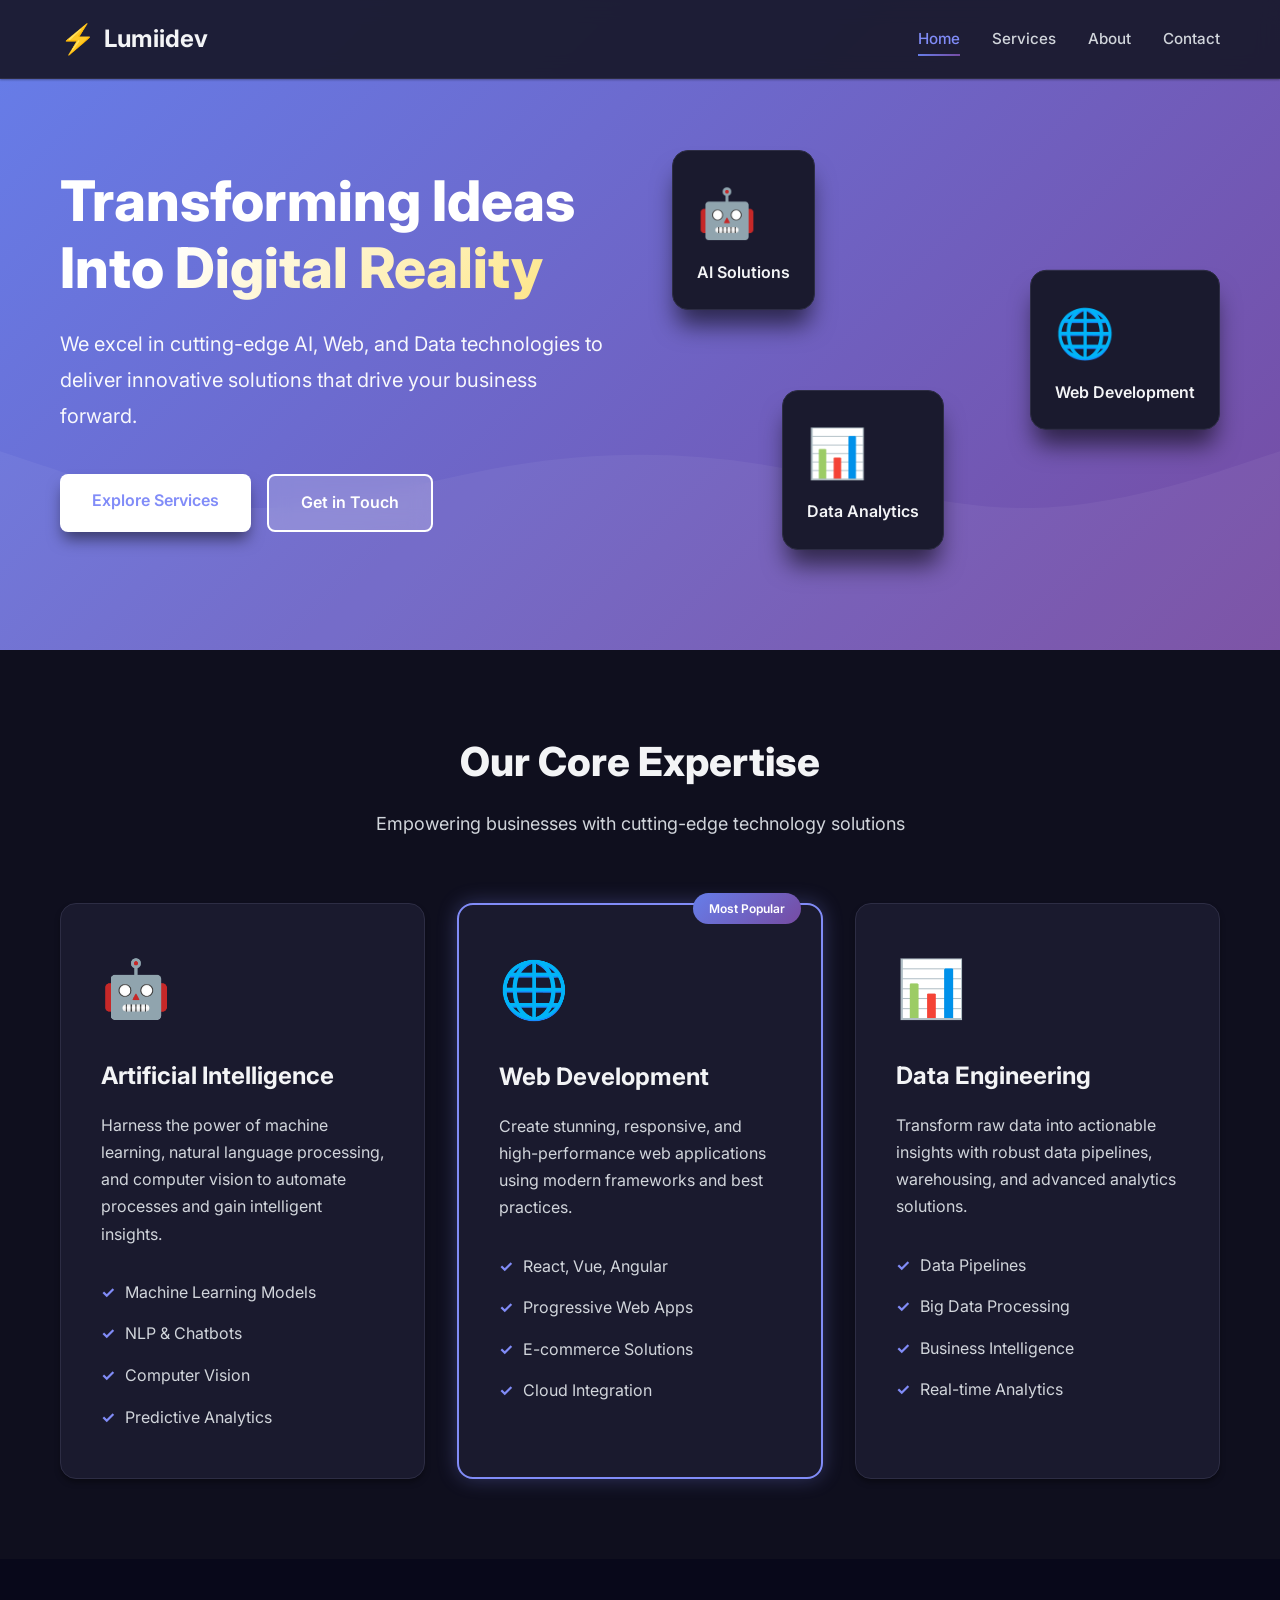
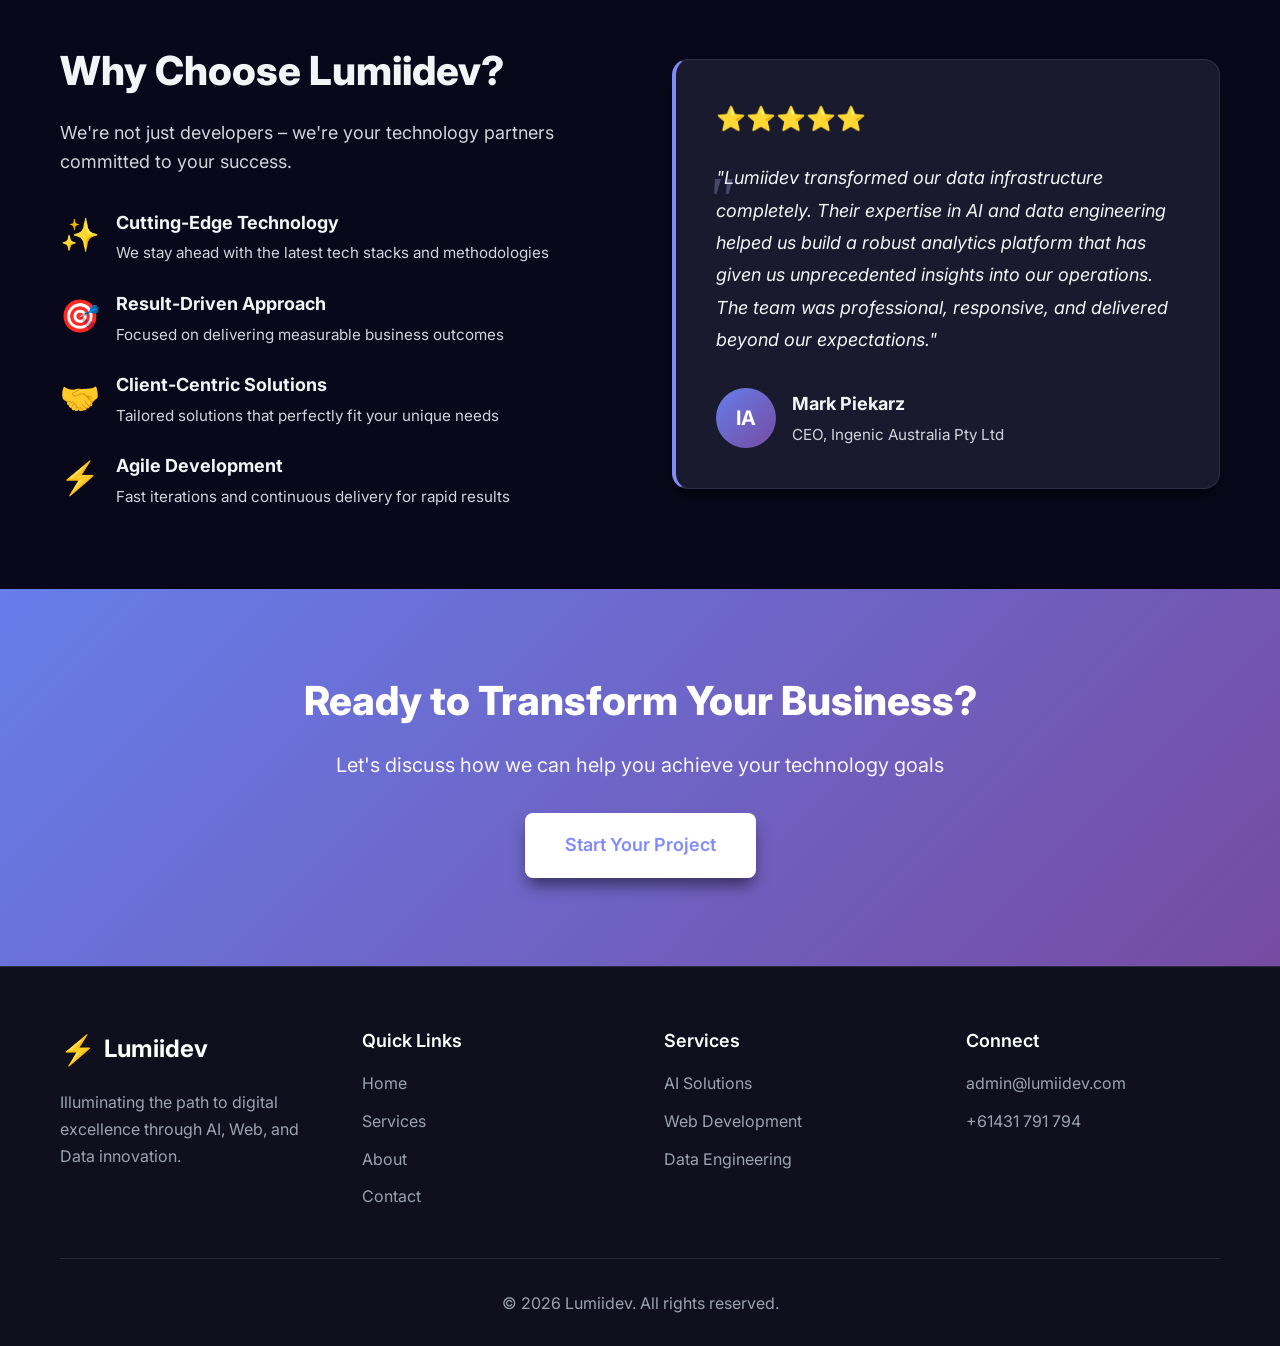
<file: index.html>
<!DOCTYPE html>
<html lang="en">
<head>
    <meta charset="UTF-8">
    <meta name="viewport" content="width=device-width, initial-scale=1.0">
    <title>Lumiidev - AI, Web & Data Excellence</title>
    <link rel="icon" type="image/svg+xml" href="favicon.svg">
    <link rel="stylesheet" href="styles.css">
    <link rel="preconnect" href="https://fonts.googleapis.com">
    <link rel="preconnect" href="https://fonts.gstatic.com" crossorigin>
    <link href="https://fonts.googleapis.com/css2?family=Inter:wght@300;400;500;600;700;800&display=swap" rel="stylesheet">
</head>
<script async src="https://pagead2.googlesyndication.com/pagead/js/adsbygoogle.js?client=ca-pub-9590368660283003"
     crossorigin="anonymous"></script>
<body>
    <!-- Navigation loaded from nav.js -->

    <!-- Hero Section -->
    <section class="hero">
        <div class="container">
            <div class="hero-content">
                <div class="hero-text">
                    <h1 class="hero-title">
                        Transforming Ideas Into 
                        <span class="gradient-text">Digital Reality</span>
                    </h1>
                    <p class="hero-subtitle">
                        We excel in cutting-edge AI, Web, and Data technologies to deliver innovative solutions that drive your business forward.
                    </p>
                    <div class="hero-buttons">
                        <a href="services.html" class="btn btn-primary">Explore Services</a>
                        <a href="contact.html" class="btn btn-secondary">Get in Touch</a>
                    </div>
                </div>
                <div class="hero-visual">
                    <div class="floating-card card-1">
                        <div class="card-icon">🤖</div>
                        <div class="card-title">AI Solutions</div>
                    </div>
                    <div class="floating-card card-2">
                        <div class="card-icon">🌐</div>
                        <div class="card-title">Web Development</div>
                    </div>
                    <div class="floating-card card-3">
                        <div class="card-icon">📊</div>
                        <div class="card-title">Data Analytics</div>
                    </div>
                </div>
            </div>
        </div>
    </section>

    <!-- Services Preview -->
    <section class="services-preview">
        <div class="container">
            <div class="section-header">
                <h2 class="section-title">Our Core Expertise</h2>
                <p class="section-subtitle">Empowering businesses with cutting-edge technology solutions</p>
            </div>
            <div class="services-grid">
                <div class="service-card">
                    <div class="service-icon">🤖</div>
                    <h3 class="service-title">Artificial Intelligence</h3>
                    <p class="service-description">
                        Harness the power of machine learning, natural language processing, and computer vision to automate processes and gain intelligent insights.
                    </p>
                    <ul class="service-features">
                        <li>Machine Learning Models</li>
                        <li>NLP & Chatbots</li>
                        <li>Computer Vision</li>
                        <li>Predictive Analytics</li>
                    </ul>
                </div>
                <div class="service-card featured">
                    <div class="featured-badge">Most Popular</div>
                    <div class="service-icon">🌐</div>
                    <h3 class="service-title">Web Development</h3>
                    <p class="service-description">
                        Create stunning, responsive, and high-performance web applications using modern frameworks and best practices.
                    </p>
                    <ul class="service-features">
                        <li>React, Vue, Angular</li>
                        <li>Progressive Web Apps</li>
                        <li>E-commerce Solutions</li>
                        <li>Cloud Integration</li>
                    </ul>
                </div>
                <div class="service-card">
                    <div class="service-icon">📊</div>
                    <h3 class="service-title">Data Engineering</h3>
                    <p class="service-description">
                        Transform raw data into actionable insights with robust data pipelines, warehousing, and advanced analytics solutions.
                    </p>
                    <ul class="service-features">
                        <li>Data Pipelines</li>
                        <li>Big Data Processing</li>
                        <li>Business Intelligence</li>
                        <li>Real-time Analytics</li>
                    </ul>
                </div>
            </div>
        </div>
    </section>

    <!-- Why Choose Us -->
    <section class="why-choose-us">
        <div class="container">
            <div class="why-content">
                <div class="why-text">
                    <h2 class="section-title">Why Choose Lumiidev?</h2>
                    <p class="why-description">
                        We're not just developers – we're your technology partners committed to your success.
                    </p>
                    <div class="why-features">
                        <div class="why-feature">
                            <div class="why-icon">✨</div>
                            <div>
                                <h4>Cutting-Edge Technology</h4>
                                <p>We stay ahead with the latest tech stacks and methodologies</p>
                            </div>
                        </div>
                        <div class="why-feature">
                            <div class="why-icon">🎯</div>
                            <div>
                                <h4>Result-Driven Approach</h4>
                                <p>Focused on delivering measurable business outcomes</p>
                            </div>
                        </div>
                        <div class="why-feature">
                            <div class="why-icon">🤝</div>
                            <div>
                                <h4>Client-Centric Solutions</h4>
                                <p>Tailored solutions that perfectly fit your unique needs</p>
                            </div>
                        </div>
                        <div class="why-feature">
                            <div class="why-icon">⚡</div>
                            <div>
                                <h4>Agile Development</h4>
                                <p>Fast iterations and continuous delivery for rapid results</p>
                            </div>
                        </div>
                    </div>
                </div>
                <div class="testimonials-grid">
                    <div class="testimonial-card">
                        <div class="testimonial-rating">
                            ⭐⭐⭐⭐⭐
                        </div>
                        <p class="testimonial-text">
                            "Lumiidev transformed our data infrastructure completely. Their expertise in AI and data engineering helped us build a robust analytics platform that has given us unprecedented insights into our operations. The team was professional, responsive, and delivered beyond our expectations."
                        </p>
                        <div class="testimonial-author">
                            <div class="author-avatar">IA</div>
                            <div class="author-info">
                                <div class="author-name">Mark Piekarz</div>
                                <div class="author-title">CEO, Ingenic Australia Pty Ltd</div>
                            </div>
                        </div>
                    </div>
                </div>
            </div>
        </div>
    </section>

    <!-- CTA Section -->
    <section class="cta-section">
        <div class="container">
            <div class="cta-content">
                <h2 class="cta-title">Ready to Transform Your Business?</h2>
                <p class="cta-subtitle">Let's discuss how we can help you achieve your technology goals</p>
                <a href="contact.html" class="btn btn-primary btn-large">Start Your Project</a>
            </div>
        </div>
    </section>

    <!-- Footer -->
    <footer class="footer">
        <div class="container">
            <div class="footer-content">
                <div class="footer-section">
                    <h3 class="footer-logo">
                        <span class="logo-icon">⚡</span>
                        Lumiidev
                    </h3>
                    <p class="footer-description">
                        Illuminating the path to digital excellence through AI, Web, and Data innovation.
                    </p>
                </div>
                <div class="footer-section">
                    <h4 class="footer-title">Quick Links</h4>
                    <ul class="footer-links">
                        <li><a href="index.html">Home</a></li>
                        <li><a href="services.html">Services</a></li>
                        <li><a href="about.html">About</a></li>
                        <li><a href="contact.html">Contact</a></li>
                    </ul>
                </div>
                <div class="footer-section">
                    <h4 class="footer-title">Services</h4>
                    <ul class="footer-links">
                        <li><a href="services.html#ai">AI Solutions</a></li>
                        <li><a href="services.html#web">Web Development</a></li>
                        <li><a href="services.html#data">Data Engineering</a></li>
                    </ul>
                </div>
                <div class="footer-section">
                    <h4 class="footer-title">Connect</h4>
                    <ul class="footer-links">
                        <li><a href="mailto:admin@lumiidev.com">admin@lumiidev.com</a></li>
                        <li><a href="tel:+61431791794">+61431 791 794</a></li>
                    </ul>
                </div>
            </div>
            <div class="footer-bottom">
                <p>&copy; 2026 Lumiidev. All rights reserved.</p>
            </div>
        </div>
    </footer>

    <script src="nav.js"></script>
    <script>loadNavigation('index');</script>
    <script src="script.js"></script>
</body>
</html>
</file>
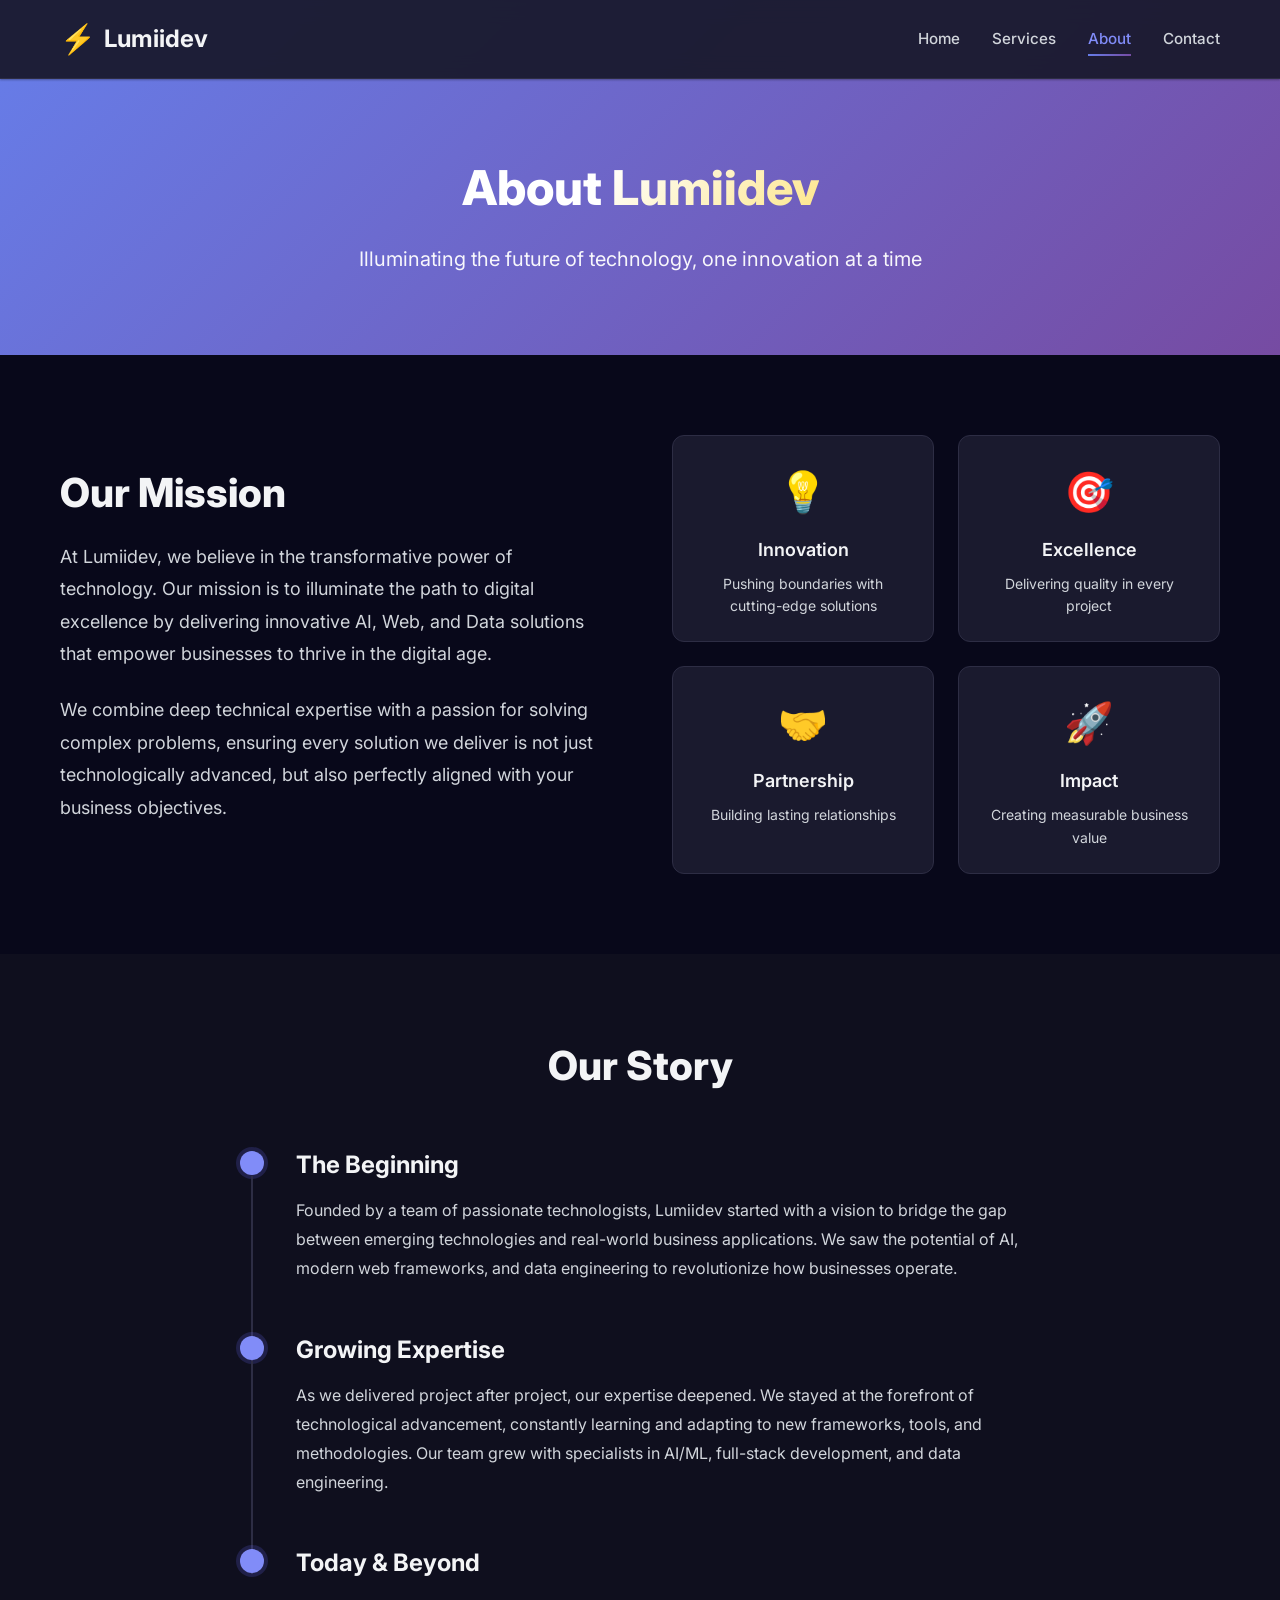
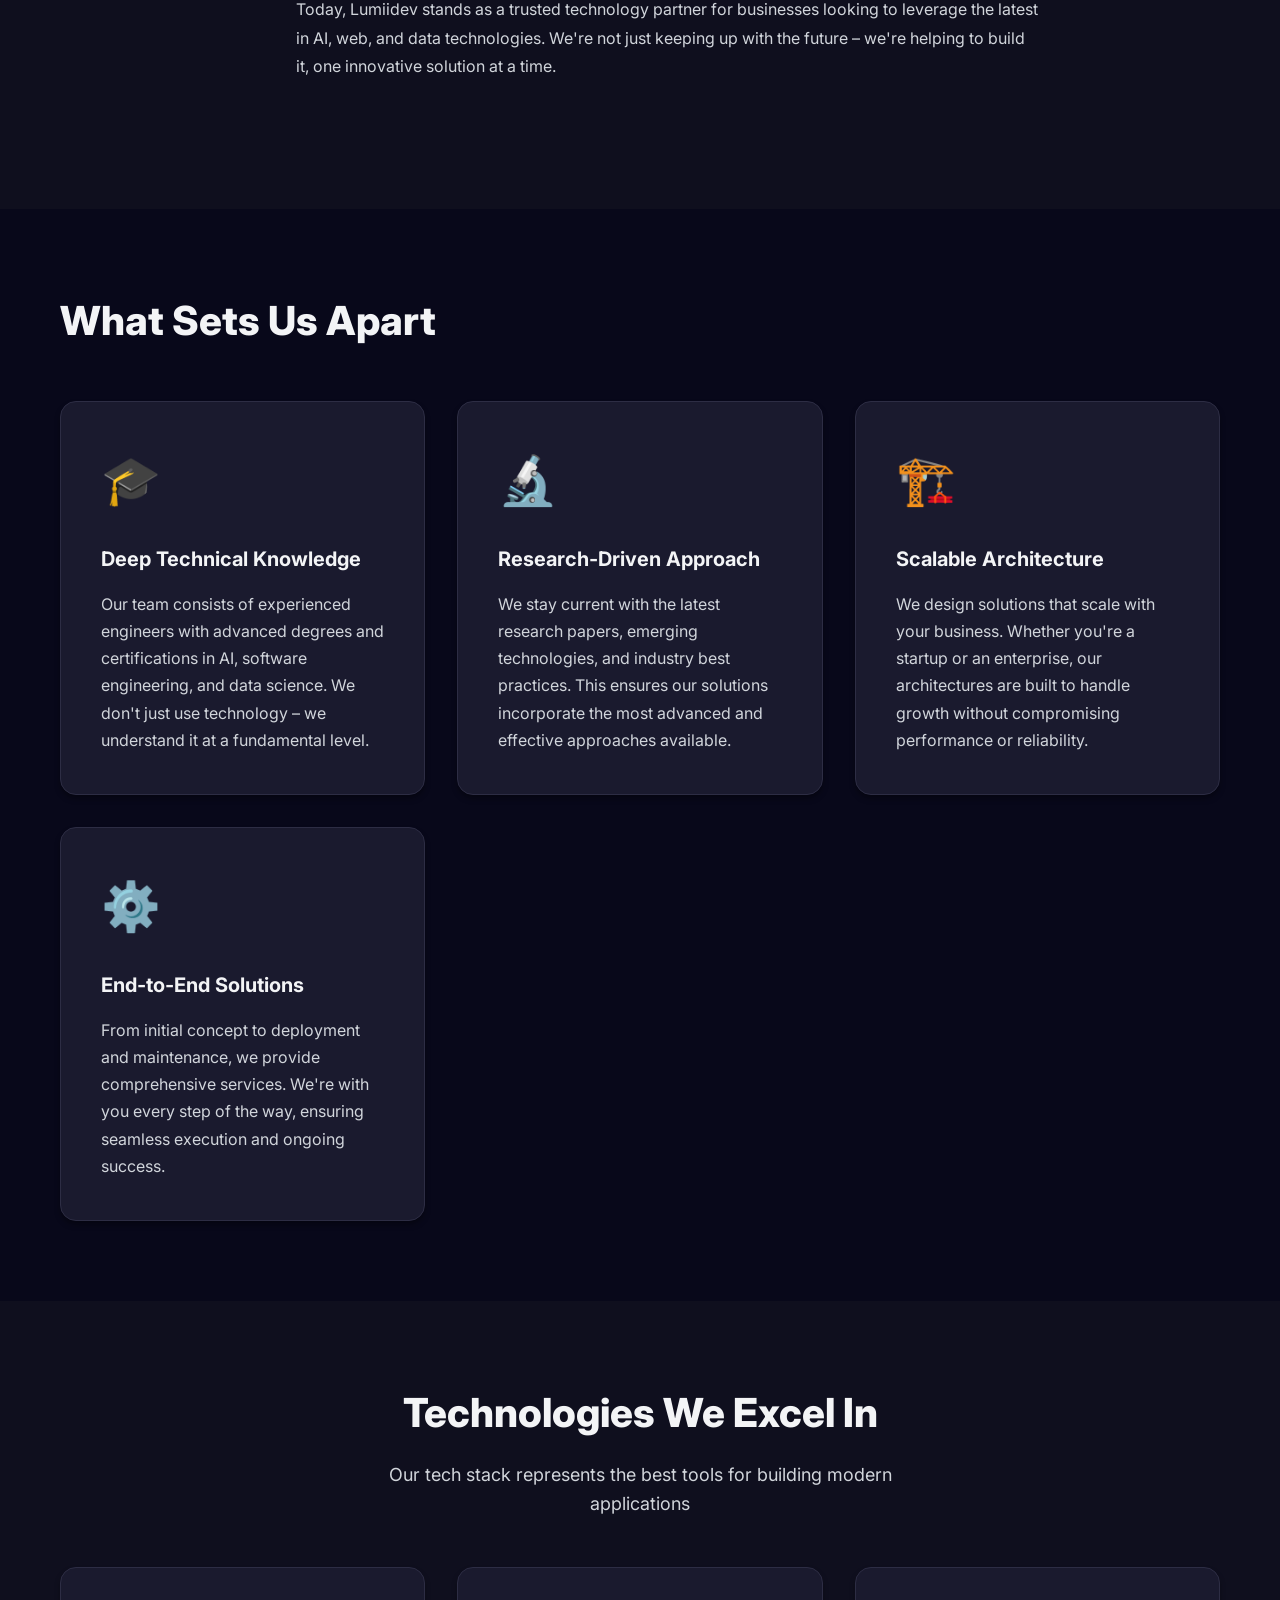
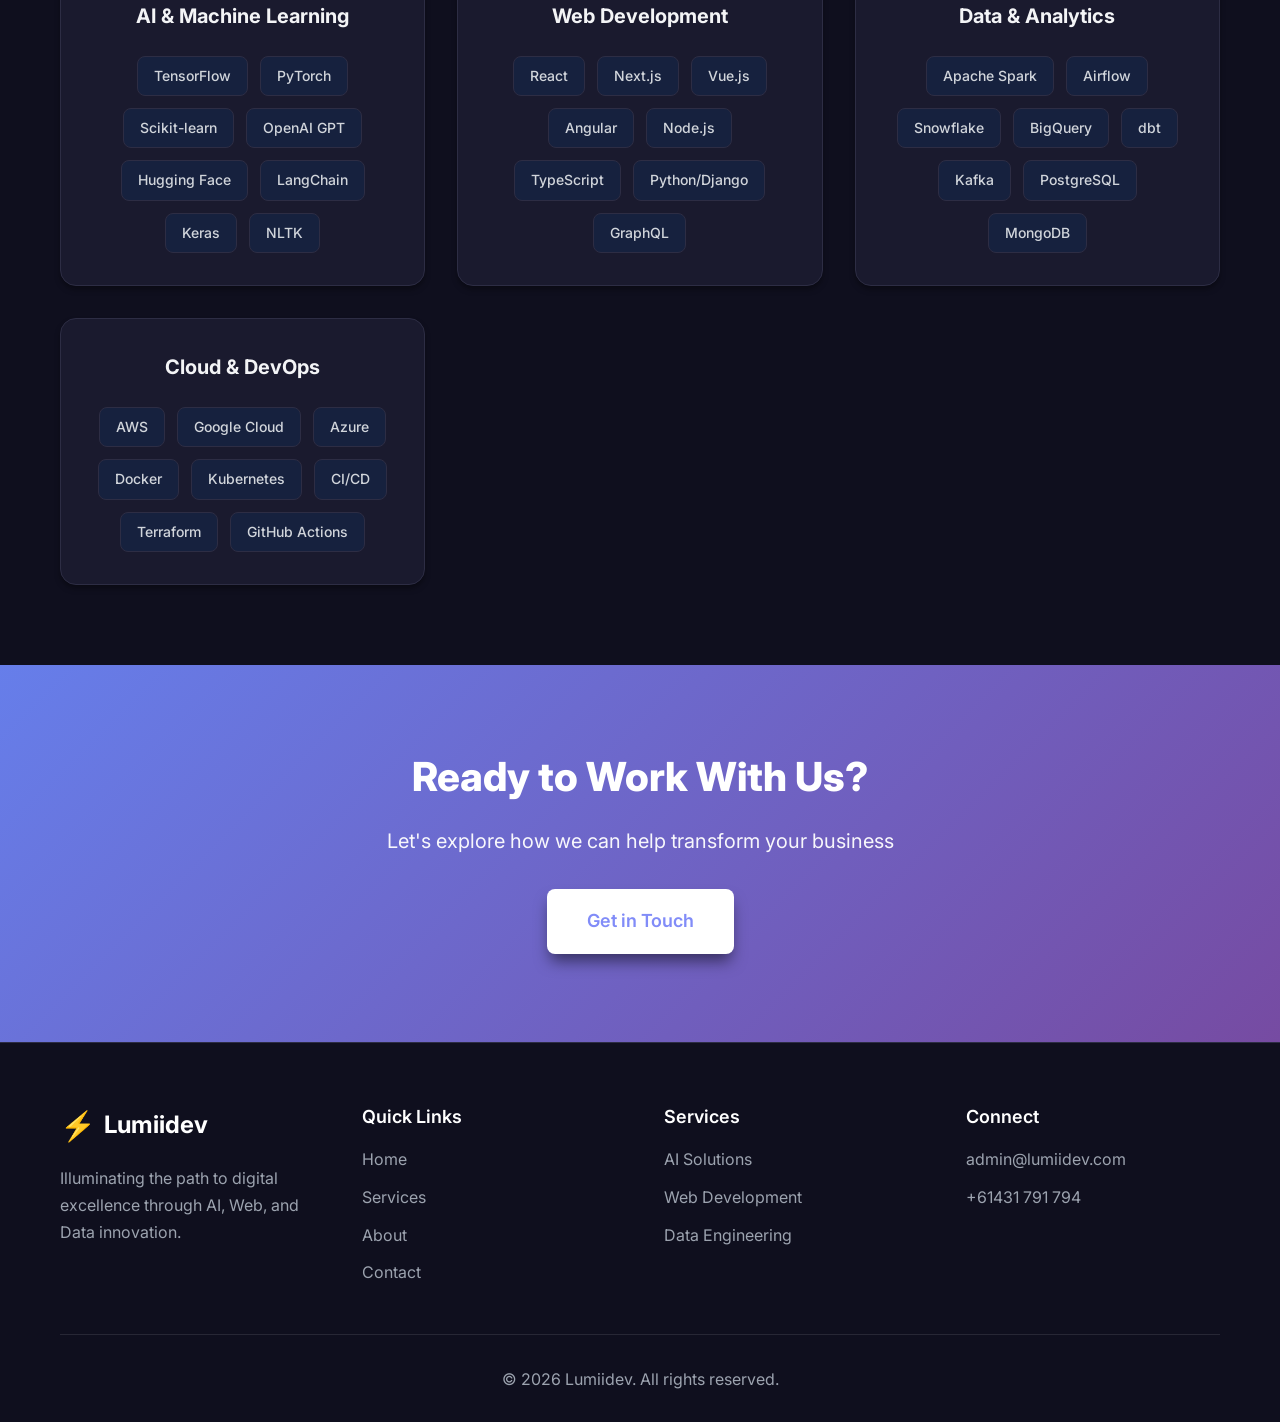
<file: about.html>
<!DOCTYPE html>
<html lang="en">
<head>
    <meta charset="UTF-8">
    <meta name="viewport" content="width=device-width, initial-scale=1.0">
    <title>About Us - Lumiidev</title>
    <link rel="icon" type="image/svg+xml" href="favicon.svg">
    <link rel="stylesheet" href="styles.css">
    <link rel="preconnect" href="https://fonts.googleapis.com">
    <link rel="preconnect" href="https://fonts.gstatic.com" crossorigin>
    <link href="https://fonts.googleapis.com/css2?family=Inter:wght@300;400;500;600;700;800&display=swap" rel="stylesheet">
</head>
<body>
    <!-- Navigation loaded from nav.js -->

    <!-- Page Header -->
    <section class="page-header">
        <div class="container">
            <h1 class="page-title">About <span class="gradient-text">Lumiidev</span></h1>
            <p class="page-subtitle">Illuminating the future of technology, one innovation at a time</p>
        </div>
    </section>

    <!-- Mission Section -->
    <section class="mission-section">
        <div class="container">
            <div class="mission-content">
                <div class="mission-text">
                    <h2 class="section-title">Our Mission</h2>
                    <p class="mission-description">
                        At Lumiidev, we believe in the transformative power of technology. Our mission is to 
                        illuminate the path to digital excellence by delivering innovative AI, Web, and Data 
                        solutions that empower businesses to thrive in the digital age.
                    </p>
                    <p class="mission-description">
                        We combine deep technical expertise with a passion for solving complex problems, 
                        ensuring every solution we deliver is not just technologically advanced, but also 
                        perfectly aligned with your business objectives.
                    </p>
                </div>
                <div class="mission-visual">
                    <div class="value-cards">
                        <div class="value-card">
                            <div class="value-icon">💡</div>
                            <h4>Innovation</h4>
                            <p>Pushing boundaries with cutting-edge solutions</p>
                        </div>
                        <div class="value-card">
                            <div class="value-icon">🎯</div>
                            <h4>Excellence</h4>
                            <p>Delivering quality in every project</p>
                        </div>
                        <div class="value-card">
                            <div class="value-icon">🤝</div>
                            <h4>Partnership</h4>
                            <p>Building lasting relationships</p>
                        </div>
                        <div class="value-card">
                            <div class="value-icon">🚀</div>
                            <h4>Impact</h4>
                            <p>Creating measurable business value</p>
                        </div>
                    </div>
                </div>
            </div>
        </div>
    </section>

    <!-- Story Section -->
    <section class="story-section">
        <div class="container">
            <h2 class="section-title">Our Story</h2>
            <div class="story-content">
                <div class="story-timeline">
                    <div class="timeline-item">
                        <div class="timeline-dot"></div>
                        <div class="timeline-content">
                            <h3>The Beginning</h3>
                            <p>
                                Founded by a team of passionate technologists, Lumiidev started with a vision 
                                to bridge the gap between emerging technologies and real-world business applications. 
                                We saw the potential of AI, modern web frameworks, and data engineering to 
                                revolutionize how businesses operate.
                            </p>
                        </div>
                    </div>
                    <div class="timeline-item">
                        <div class="timeline-dot"></div>
                        <div class="timeline-content">
                            <h3>Growing Expertise</h3>
                            <p>
                                As we delivered project after project, our expertise deepened. We stayed at the 
                                forefront of technological advancement, constantly learning and adapting to new 
                                frameworks, tools, and methodologies. Our team grew with specialists in AI/ML, 
                                full-stack development, and data engineering.
                            </p>
                        </div>
                    </div>
                    <div class="timeline-item">
                        <div class="timeline-dot"></div>
                        <div class="timeline-content">
                            <h3>Today & Beyond</h3>
                            <p>
                                Today, Lumiidev stands as a trusted technology partner for businesses looking to 
                                leverage the latest in AI, web, and data technologies. We're not just keeping up 
                                with the future – we're helping to build it, one innovative solution at a time.
                            </p>
                        </div>
                    </div>
                </div>
            </div>
        </div>
    </section>

    <!-- Expertise Section -->
    <section class="expertise-section">
        <div class="container">
            <h2 class="section-title">What Sets Us Apart</h2>
            <div class="expertise-grid">
                <div class="expertise-card">
                    <div class="expertise-icon">🎓</div>
                    <h3>Deep Technical Knowledge</h3>
                    <p>
                        Our team consists of experienced engineers with advanced degrees and certifications 
                        in AI, software engineering, and data science. We don't just use technology – we 
                        understand it at a fundamental level.
                    </p>
                </div>
                <div class="expertise-card">
                    <div class="expertise-icon">🔬</div>
                    <h3>Research-Driven Approach</h3>
                    <p>
                        We stay current with the latest research papers, emerging technologies, and industry 
                        best practices. This ensures our solutions incorporate the most advanced and effective 
                        approaches available.
                    </p>
                </div>
                <div class="expertise-card">
                    <div class="expertise-icon">🏗️</div>
                    <h3>Scalable Architecture</h3>
                    <p>
                        We design solutions that scale with your business. Whether you're a startup or an 
                        enterprise, our architectures are built to handle growth without compromising 
                        performance or reliability.
                    </p>
                </div>
                <div class="expertise-card">
                    <div class="expertise-icon">⚙️</div>
                    <h3>End-to-End Solutions</h3>
                    <p>
                        From initial concept to deployment and maintenance, we provide comprehensive services. 
                        We're with you every step of the way, ensuring seamless execution and ongoing success.
                    </p>
                </div>
            </div>
        </div>
    </section>

    <!-- Technologies Section -->
    <section class="technologies-section">
        <div class="container">
            <h2 class="section-title">Technologies We Excel In</h2>
            <p class="section-subtitle">Our tech stack represents the best tools for building modern applications</p>
            <div class="tech-categories">
                <div class="tech-category">
                    <h3>AI & Machine Learning</h3>
                    <div class="tech-items">
                        <span>TensorFlow</span>
                        <span>PyTorch</span>
                        <span>Scikit-learn</span>
                        <span>OpenAI GPT</span>
                        <span>Hugging Face</span>
                        <span>LangChain</span>
                        <span>Keras</span>
                        <span>NLTK</span>
                    </div>
                </div>
                <div class="tech-category">
                    <h3>Web Development</h3>
                    <div class="tech-items">
                        <span>React</span>
                        <span>Next.js</span>
                        <span>Vue.js</span>
                        <span>Angular</span>
                        <span>Node.js</span>
                        <span>TypeScript</span>
                        <span>Python/Django</span>
                        <span>GraphQL</span>
                    </div>
                </div>
                <div class="tech-category">
                    <h3>Data & Analytics</h3>
                    <div class="tech-items">
                        <span>Apache Spark</span>
                        <span>Airflow</span>
                        <span>Snowflake</span>
                        <span>BigQuery</span>
                        <span>dbt</span>
                        <span>Kafka</span>
                        <span>PostgreSQL</span>
                        <span>MongoDB</span>
                    </div>
                </div>
                <div class="tech-category">
                    <h3>Cloud & DevOps</h3>
                    <div class="tech-items">
                        <span>AWS</span>
                        <span>Google Cloud</span>
                        <span>Azure</span>
                        <span>Docker</span>
                        <span>Kubernetes</span>
                        <span>CI/CD</span>
                        <span>Terraform</span>
                        <span>GitHub Actions</span>
                    </div>
                </div>
            </div>
        </div>
    </section>

    <!-- CTA Section -->
    <section class="cta-section">
        <div class="container">
            <div class="cta-content">
                <h2 class="cta-title">Ready to Work With Us?</h2>
                <p class="cta-subtitle">Let's explore how we can help transform your business</p>
                <a href="contact.html" class="btn btn-primary btn-large">Get in Touch</a>
            </div>
        </div>
    </section>

    <!-- Footer -->
    <footer class="footer">
        <div class="container">
            <div class="footer-content">
                <div class="footer-section">
                    <h3 class="footer-logo">
                        <span class="logo-icon">⚡</span>
                        Lumiidev
                    </h3>
                    <p class="footer-description">
                        Illuminating the path to digital excellence through AI, Web, and Data innovation.
                    </p>
                </div>
                <div class="footer-section">
                    <h4 class="footer-title">Quick Links</h4>
                    <ul class="footer-links">
                        <li><a href="index.html">Home</a></li>
                        <li><a href="services.html">Services</a></li>
                        <li><a href="about.html">About</a></li>
                        <li><a href="contact.html">Contact</a></li>
                    </ul>
                </div>
                <div class="footer-section">
                    <h4 class="footer-title">Services</h4>
                    <ul class="footer-links">
                        <li><a href="services.html#ai">AI Solutions</a></li>
                        <li><a href="services.html#web">Web Development</a></li>
                        <li><a href="services.html#data">Data Engineering</a></li>
                    </ul>
                </div>
                <div class="footer-section">
                    <h4 class="footer-title">Connect</h4>
                    <ul class="footer-links">
                        <li><a href="mailto:admin@lumiidev.com">admin@lumiidev.com</a></li>
                        <li><a href="tel:+61431791794">+61431 791 794</a></li>
                    </ul>
                </div>
            </div>
            <div class="footer-bottom">
                <p>&copy; 2026 Lumiidev. All rights reserved.</p>
            </div>
        </div>
    </footer>

    <script src="nav.js"></script>
    <script>loadNavigation('about');</script>
    <script src="script.js"></script>
</body>
</html>
</file>
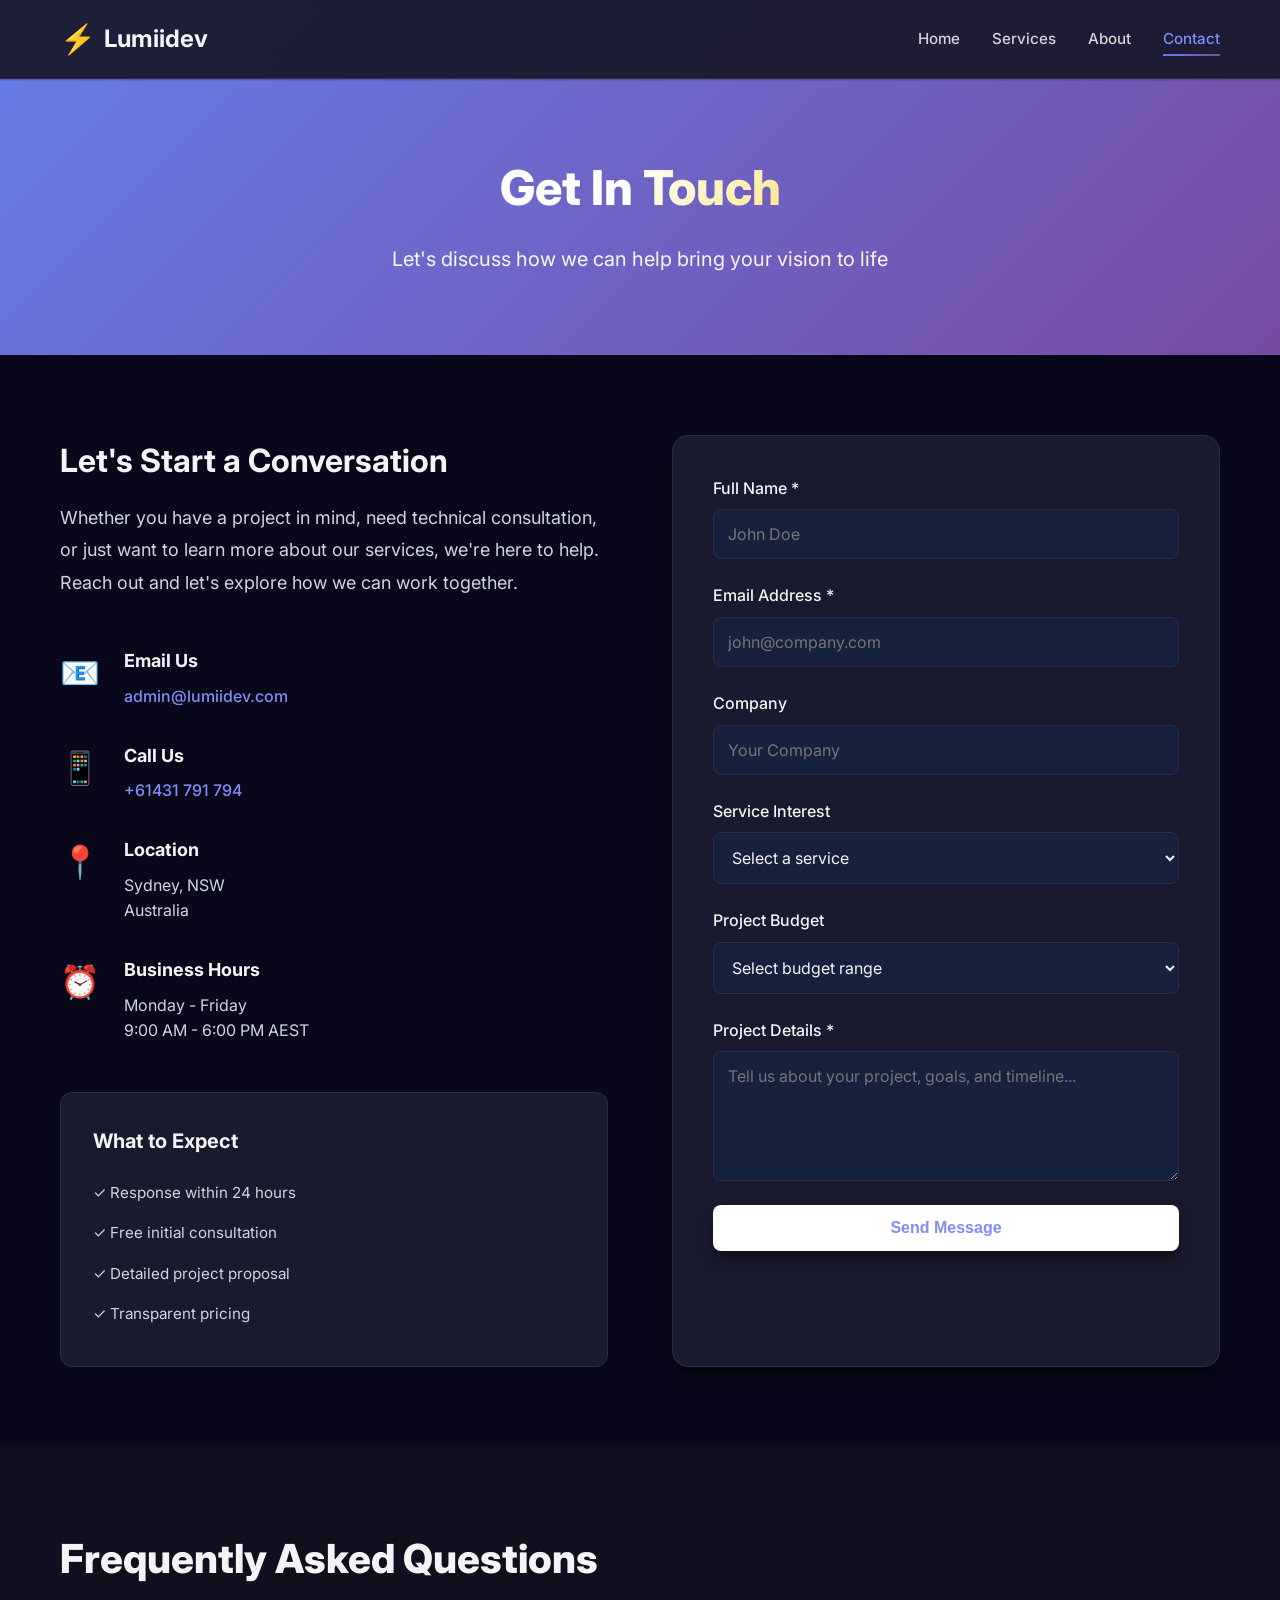
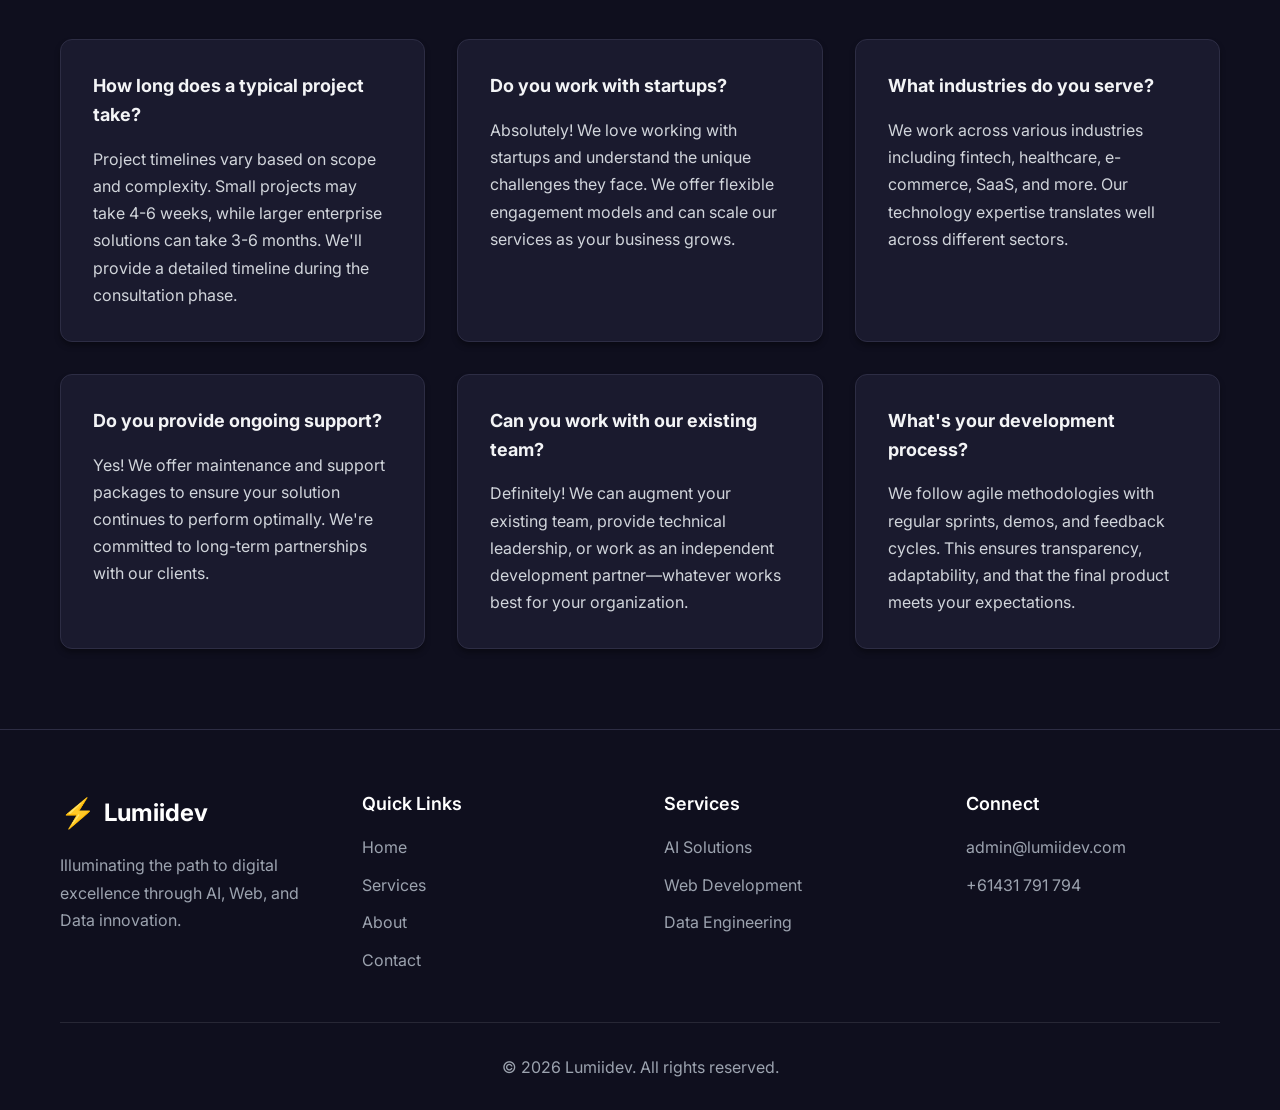
<file: contact.html>
<!DOCTYPE html>
<html lang="en">
<head>
    <meta charset="UTF-8">
    <meta name="viewport" content="width=device-width, initial-scale=1.0">
    <title>Contact Us - Lumiidev</title>
    <link rel="icon" type="image/svg+xml" href="favicon.svg">
    <link rel="stylesheet" href="styles.css">
    <link rel="preconnect" href="https://fonts.googleapis.com">
    <link rel="preconnect" href="https://fonts.gstatic.com" crossorigin>
    <link href="https://fonts.googleapis.com/css2?family=Inter:wght@300;400;500;600;700;800&display=swap" rel="stylesheet">
</head>
<body>
    <!-- Navigation loaded from nav.js -->

    <!-- Page Header -->
    <section class="page-header">
        <div class="container">
            <h1 class="page-title">Get In <span class="gradient-text">Touch</span></h1>
            <p class="page-subtitle">Let's discuss how we can help bring your vision to life</p>
        </div>
    </section>

    <!-- Contact Section -->
    <section class="contact-section">
        <div class="container">
            <div class="contact-wrapper">
                <div class="contact-info">
                    <h2>Let's Start a Conversation</h2>
                    <p class="contact-intro">
                        Whether you have a project in mind, need technical consultation, or just want to 
                        learn more about our services, we're here to help. Reach out and let's explore 
                        how we can work together.
                    </p>
                    
                    <div class="contact-methods">
                        <div class="contact-method">
                            <div class="method-icon">📧</div>
                            <div class="method-details">
                                <h4>Email Us</h4>
                                <a href="mailto:admin@lumiidev.com">admin@lumiidev.com</a>
                            </div>
                        </div>
                        <div class="contact-method">
                            <div class="method-icon">📱</div>
                            <div class="method-details">
                                <h4>Call Us</h4>
                                <a href="tel:+1234567890">+61431 791 794</a>
                            </div>
                        </div>
                        <div class="contact-method">
                            <div class="method-icon">📍</div>
                            <div class="method-details">
                                <h4>Location</h4>
                                <p>Sydney, NSW<br>Australia</p>
                            </div>
                        </div>
                        <div class="contact-method">
                            <div class="method-icon">⏰</div>
                            <div class="method-details">
                                <h4>Business Hours</h4>
                                <p>Monday - Friday<br>9:00 AM - 6:00 PM AEST</p>
                            </div>
                        </div>
                    </div>

                    <div class="contact-cta">
                        <h3>What to Expect</h3>
                        <ul class="expectations-list">
                            <li>✓ Response within 24 hours</li>
                            <li>✓ Free initial consultation</li>
                            <li>✓ Detailed project proposal</li>
                            <li>✓ Transparent pricing</li>
                        </ul>
                    </div>
                </div>

                <div class="contact-form-wrapper">
                    <form class="contact-form" id="contactForm">
                        <div class="form-group">
                            <label for="name">Full Name *</label>
                            <input type="text" id="name" name="name" required placeholder="John Doe">
                        </div>
                        
                        <div class="form-group">
                            <label for="email">Email Address *</label>
                            <input type="email" id="email" name="email" required placeholder="john@company.com">
                        </div>
                        
                        <div class="form-group">
                            <label for="company">Company</label>
                            <input type="text" id="company" name="company" placeholder="Your Company">
                        </div>
                        
                        <div class="form-group">
                            <label for="service">Service Interest</label>
                            <select id="service" name="service">
                                <option value="">Select a service</option>
                                <option value="ai">AI & Machine Learning</option>
                                <option value="web">Web Development</option>
                                <option value="data">Data Engineering</option>
                                <option value="consulting">Technical Consulting</option>
                                <option value="other">Other</option>
                            </select>
                        </div>
                        
                        <div class="form-group">
                            <label for="budget">Project Budget</label>
                            <select id="budget" name="budget">
                                <option value="">Select budget range</option>
                                <option value="small">$10k - $25k</option>
                                <option value="medium">$25k - $50k</option>
                                <option value="large">$50k - $100k</option>
                                <option value="enterprise">$100k+</option>
                            </select>
                        </div>
                        
                        <div class="form-group">
                            <label for="message">Project Details *</label>
                            <textarea id="message" name="message" rows="5" required placeholder="Tell us about your project, goals, and timeline..."></textarea>
                        </div>
                        
                        <button type="submit" class="btn btn-primary btn-full">
                            Send Message
                        </button>
                        
                        <div class="form-message" id="formMessage"></div>
                    </form>
                </div>
            </div>
        </div>
    </section>

    <!-- FAQ Section -->
    <section class="faq-section">
        <div class="container">
            <h2 class="section-title">Frequently Asked Questions</h2>
            <div class="faq-grid">
                <div class="faq-item">
                    <h3>How long does a typical project take?</h3>
                    <p>
                        Project timelines vary based on scope and complexity. Small projects may take 4-6 weeks, 
                        while larger enterprise solutions can take 3-6 months. We'll provide a detailed timeline 
                        during the consultation phase.
                    </p>
                </div>
                <div class="faq-item">
                    <h3>Do you work with startups?</h3>
                    <p>
                        Absolutely! We love working with startups and understand the unique challenges they face. 
                        We offer flexible engagement models and can scale our services as your business grows.
                    </p>
                </div>
                <div class="faq-item">
                    <h3>What industries do you serve?</h3>
                    <p>
                        We work across various industries including fintech, healthcare, e-commerce, SaaS, 
                        and more. Our technology expertise translates well across different sectors.
                    </p>
                </div>
                <div class="faq-item">
                    <h3>Do you provide ongoing support?</h3>
                    <p>
                        Yes! We offer maintenance and support packages to ensure your solution continues to 
                        perform optimally. We're committed to long-term partnerships with our clients.
                    </p>
                </div>
                <div class="faq-item">
                    <h3>Can you work with our existing team?</h3>
                    <p>
                        Definitely! We can augment your existing team, provide technical leadership, or work 
                        as an independent development partner—whatever works best for your organization.
                    </p>
                </div>
                <div class="faq-item">
                    <h3>What's your development process?</h3>
                    <p>
                        We follow agile methodologies with regular sprints, demos, and feedback cycles. This 
                        ensures transparency, adaptability, and that the final product meets your expectations.
                    </p>
                </div>
            </div>
        </div>
    </section>

    <!-- Footer -->
    <footer class="footer">
        <div class="container">
            <div class="footer-content">
                <div class="footer-section">
                    <h3 class="footer-logo">
                        <span class="logo-icon">⚡</span>
                        Lumiidev
                    </h3>
                    <p class="footer-description">
                        Illuminating the path to digital excellence through AI, Web, and Data innovation.
                    </p>
                </div>
                <div class="footer-section">
                    <h4 class="footer-title">Quick Links</h4>
                    <ul class="footer-links">
                        <li><a href="index.html">Home</a></li>
                        <li><a href="services.html">Services</a></li>
                        <li><a href="about.html">About</a></li>
                        <li><a href="contact.html">Contact</a></li>
                    </ul>
                </div>
                <div class="footer-section">
                    <h4 class="footer-title">Services</h4>
                    <ul class="footer-links">
                        <li><a href="services.html#ai">AI Solutions</a></li>
                        <li><a href="services.html#web">Web Development</a></li>
                        <li><a href="services.html#data">Data Engineering</a></li>
                    </ul>
                </div>
                <div class="footer-section">
                    <h4 class="footer-title">Connect</h4>
                    <ul class="footer-links">
                        <li><a href="mailto:admin@lumiidev.com">admin@lumiidev.com</a></li>
                        <li><a href="tel:+61431791794">+61431 791 794</a></li>
                    </ul>
                </div>
            </div>
            <div class="footer-bottom">
                <p>&copy; 2026 Lumiidev. All rights reserved.</p>
            </div>
        </div>
    </footer>

    <script src="nav.js"></script>
    <script>loadNavigation('contact');</script>
    <script src="script.js"></script>
</body>
</html>
</file>
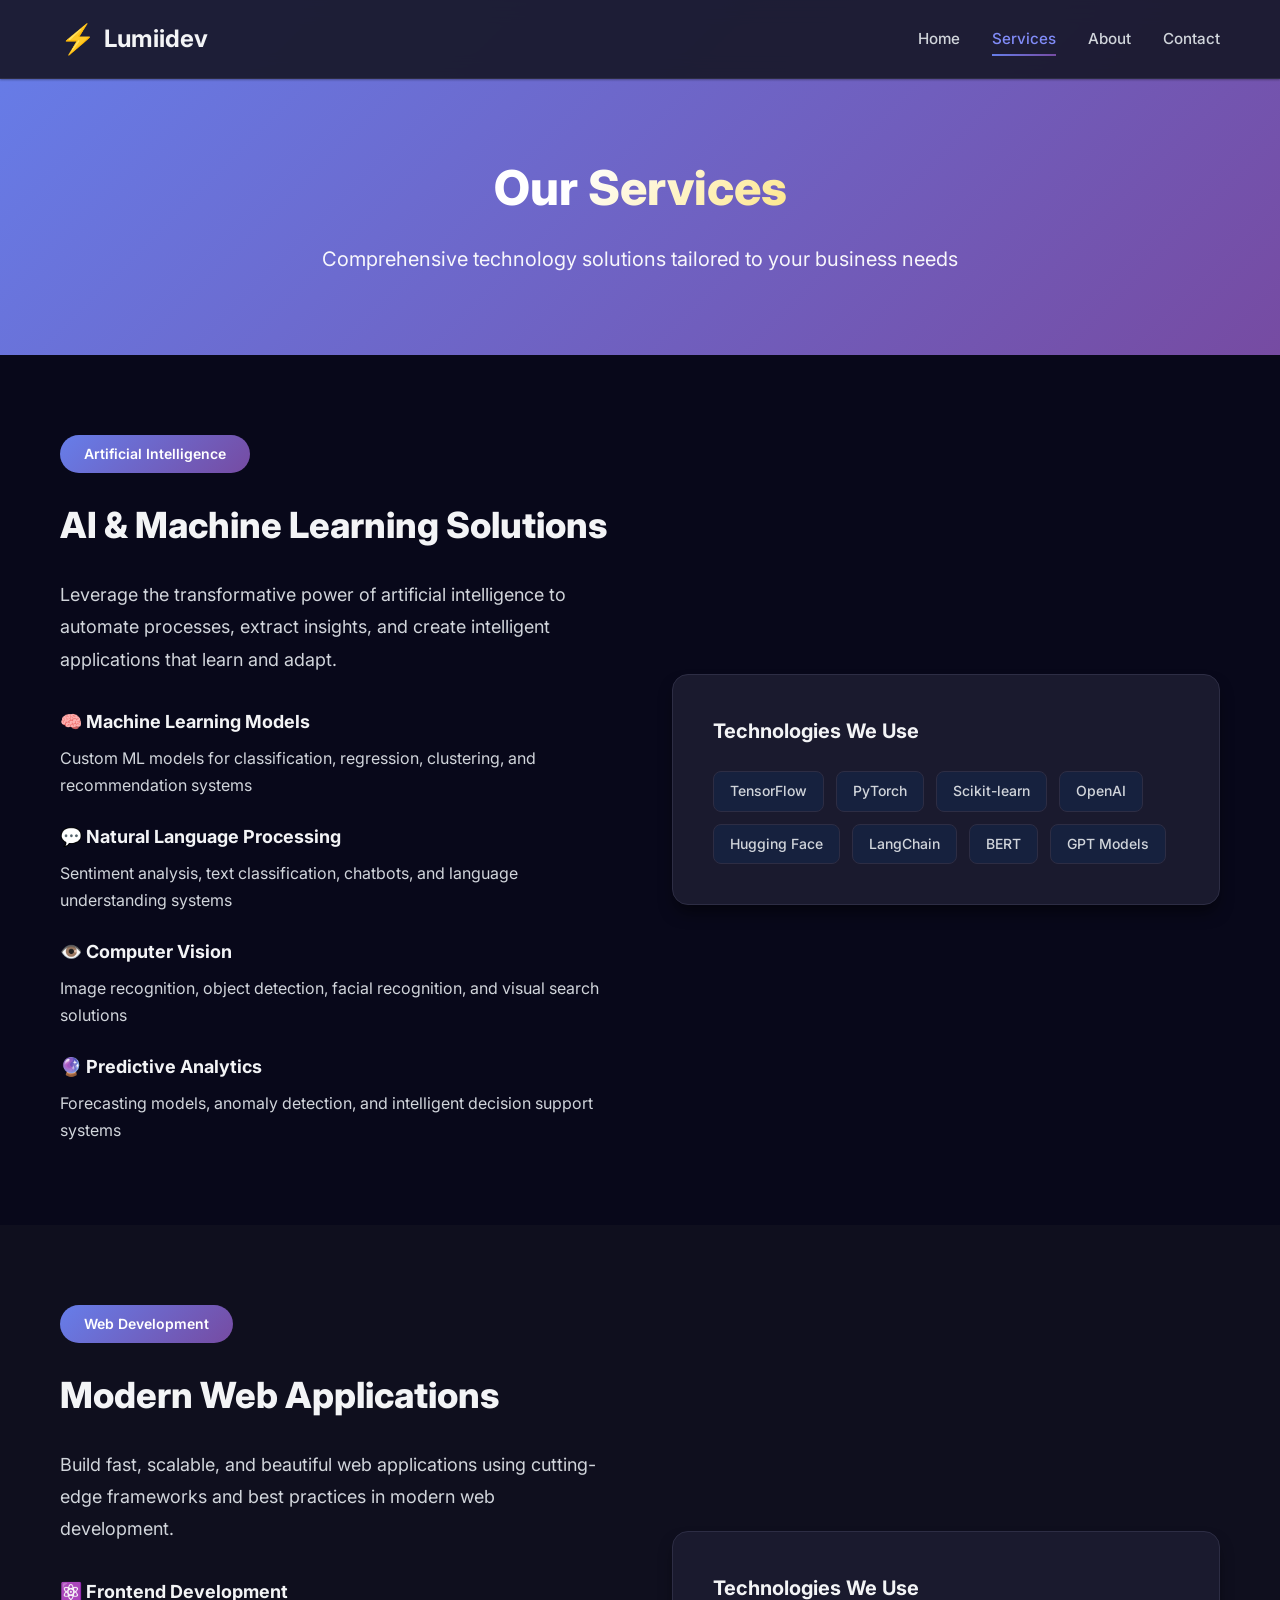
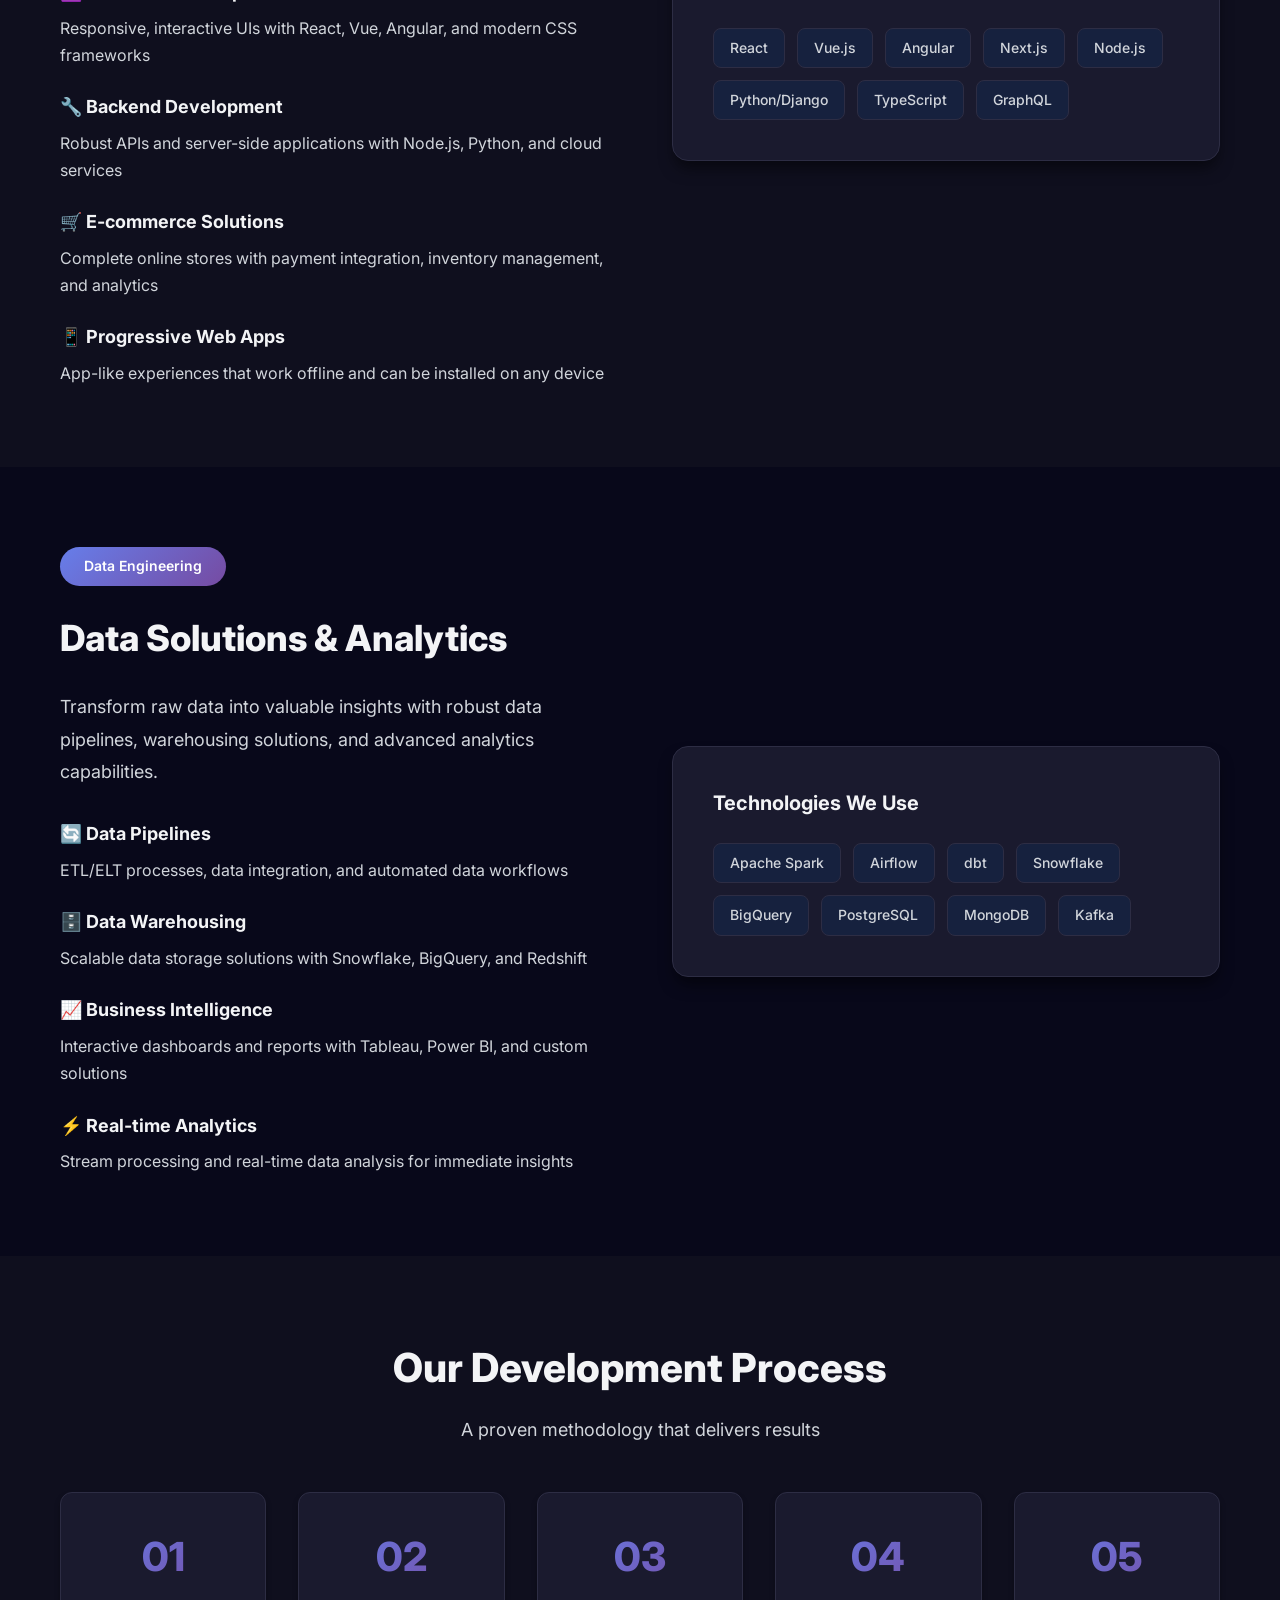
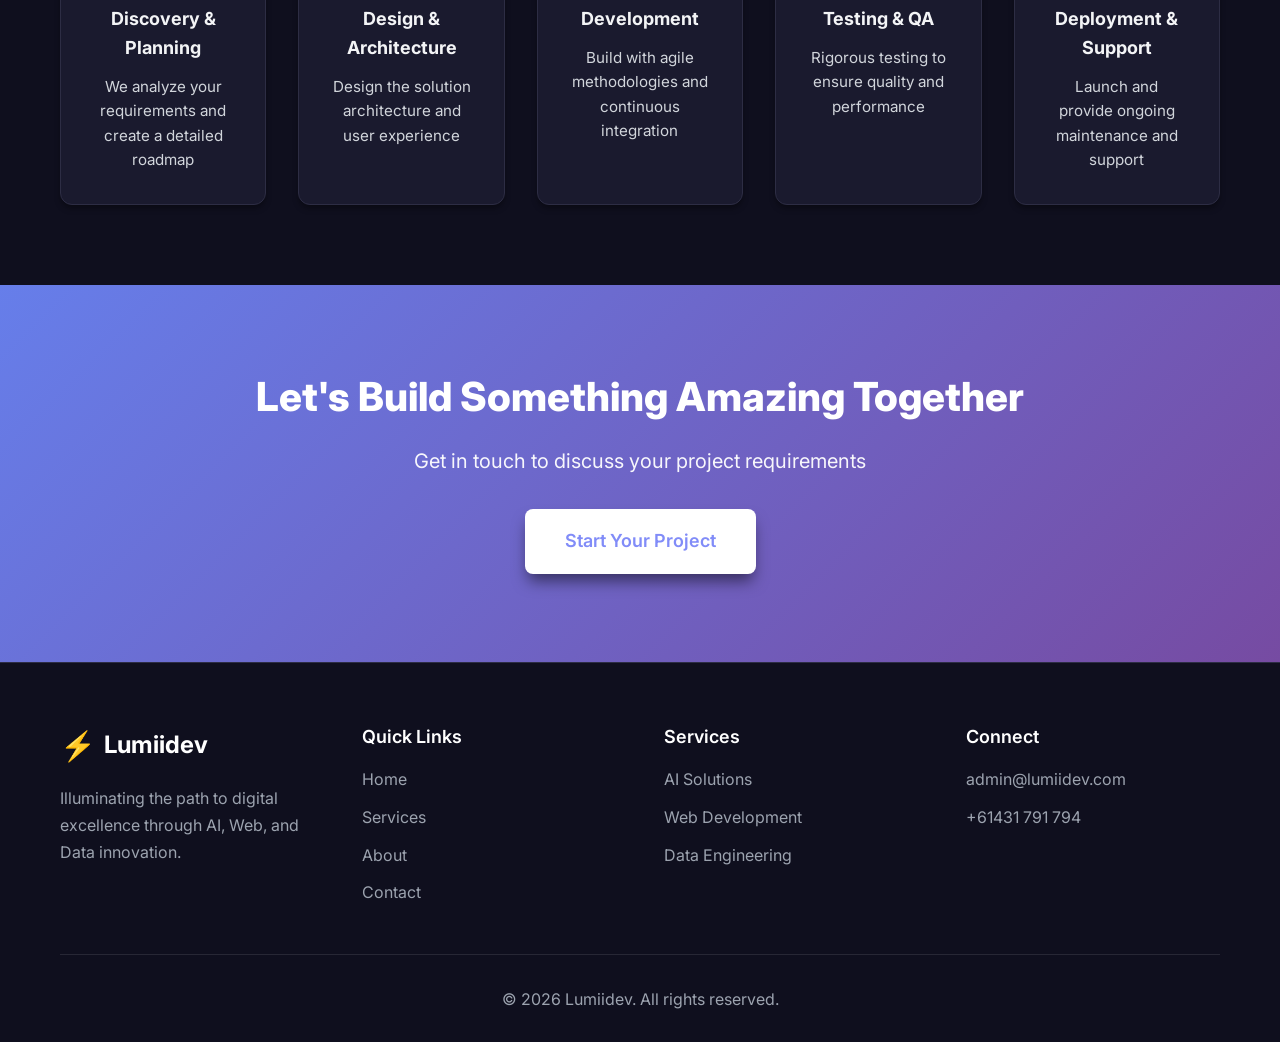
<file: services.html>
<!DOCTYPE html>
<html lang="en">
<head>
    <meta charset="UTF-8">
    <meta name="viewport" content="width=device-width, initial-scale=1.0">
    <title>Services - Lumiidev</title>
    <link rel="icon" type="image/svg+xml" href="favicon.svg">
    <link rel="stylesheet" href="styles.css">
    <link rel="preconnect" href="https://fonts.googleapis.com">
    <link rel="preconnect" href="https://fonts.gstatic.com" crossorigin>
    <link href="https://fonts.googleapis.com/css2?family=Inter:wght@300;400;500;600;700;800&display=swap" rel="stylesheet">
</head>
<script async src="https://pagead2.googlesyndication.com/pagead/js/adsbygoogle.js?client=ca-pub-9590368660283003"
     crossorigin="anonymous"></script>
<body>
    <!-- Navigation loaded from nav.js -->

    <!-- Page Header -->
    <section class="page-header">
        <div class="container">
            <h1 class="page-title">Our <span class="gradient-text">Services</span></h1>
            <p class="page-subtitle">Comprehensive technology solutions tailored to your business needs</p>
        </div>
    </section>

    <!-- AI Services -->
    <section class="service-detail" id="ai">
        <div class="container">
            <div class="service-detail-content">
                <div class="service-detail-text">
                    <div class="service-badge">Artificial Intelligence</div>
                    <h2 class="service-detail-title">AI & Machine Learning Solutions</h2>
                    <p class="service-detail-description">
                        Leverage the transformative power of artificial intelligence to automate processes, 
                        extract insights, and create intelligent applications that learn and adapt.
                    </p>
                    <div class="service-offerings">
                        <div class="offering">
                            <h4>🧠 Machine Learning Models</h4>
                            <p>Custom ML models for classification, regression, clustering, and recommendation systems</p>
                        </div>
                        <div class="offering">
                            <h4>💬 Natural Language Processing</h4>
                            <p>Sentiment analysis, text classification, chatbots, and language understanding systems</p>
                        </div>
                        <div class="offering">
                            <h4>👁️ Computer Vision</h4>
                            <p>Image recognition, object detection, facial recognition, and visual search solutions</p>
                        </div>
                        <div class="offering">
                            <h4>🔮 Predictive Analytics</h4>
                            <p>Forecasting models, anomaly detection, and intelligent decision support systems</p>
                        </div>
                    </div>
                </div>
                <div class="service-detail-visual">
                    <div class="tech-stack">
                        <h4>Technologies We Use</h4>
                        <div class="tech-tags">
                            <span class="tech-tag">TensorFlow</span>
                            <span class="tech-tag">PyTorch</span>
                            <span class="tech-tag">Scikit-learn</span>
                            <span class="tech-tag">OpenAI</span>
                            <span class="tech-tag">Hugging Face</span>
                            <span class="tech-tag">LangChain</span>
                            <span class="tech-tag">BERT</span>
                            <span class="tech-tag">GPT Models</span>
                        </div>
                    </div>
                </div>
            </div>
        </div>
    </section>

    <!-- Web Development -->
    <section class="service-detail alt" id="web">
        <div class="container">
            <div class="service-detail-content reverse">
                <div class="service-detail-visual">
                    <div class="tech-stack">
                        <h4>Technologies We Use</h4>
                        <div class="tech-tags">
                            <span class="tech-tag">React</span>
                            <span class="tech-tag">Vue.js</span>
                            <span class="tech-tag">Angular</span>
                            <span class="tech-tag">Next.js</span>
                            <span class="tech-tag">Node.js</span>
                            <span class="tech-tag">Python/Django</span>
                            <span class="tech-tag">TypeScript</span>
                            <span class="tech-tag">GraphQL</span>
                        </div>
                    </div>
                </div>
                <div class="service-detail-text">
                    <div class="service-badge">Web Development</div>
                    <h2 class="service-detail-title">Modern Web Applications</h2>
                    <p class="service-detail-description">
                        Build fast, scalable, and beautiful web applications using cutting-edge frameworks 
                        and best practices in modern web development.
                    </p>
                    <div class="service-offerings">
                        <div class="offering">
                            <h4>⚛️ Frontend Development</h4>
                            <p>Responsive, interactive UIs with React, Vue, Angular, and modern CSS frameworks</p>
                        </div>
                        <div class="offering">
                            <h4>🔧 Backend Development</h4>
                            <p>Robust APIs and server-side applications with Node.js, Python, and cloud services</p>
                        </div>
                        <div class="offering">
                            <h4>🛒 E-commerce Solutions</h4>
                            <p>Complete online stores with payment integration, inventory management, and analytics</p>
                        </div>
                        <div class="offering">
                            <h4>📱 Progressive Web Apps</h4>
                            <p>App-like experiences that work offline and can be installed on any device</p>
                        </div>
                    </div>
                </div>
            </div>
        </div>
    </section>

    <!-- Data Engineering -->
    <section class="service-detail" id="data">
        <div class="container">
            <div class="service-detail-content">
                <div class="service-detail-text">
                    <div class="service-badge">Data Engineering</div>
                    <h2 class="service-detail-title">Data Solutions & Analytics</h2>
                    <p class="service-detail-description">
                        Transform raw data into valuable insights with robust data pipelines, warehousing 
                        solutions, and advanced analytics capabilities.
                    </p>
                    <div class="service-offerings">
                        <div class="offering">
                            <h4>🔄 Data Pipelines</h4>
                            <p>ETL/ELT processes, data integration, and automated data workflows</p>
                        </div>
                        <div class="offering">
                            <h4>🗄️ Data Warehousing</h4>
                            <p>Scalable data storage solutions with Snowflake, BigQuery, and Redshift</p>
                        </div>
                        <div class="offering">
                            <h4>📈 Business Intelligence</h4>
                            <p>Interactive dashboards and reports with Tableau, Power BI, and custom solutions</p>
                        </div>
                        <div class="offering">
                            <h4>⚡ Real-time Analytics</h4>
                            <p>Stream processing and real-time data analysis for immediate insights</p>
                        </div>
                    </div>
                </div>
                <div class="service-detail-visual">
                    <div class="tech-stack">
                        <h4>Technologies We Use</h4>
                        <div class="tech-tags">
                            <span class="tech-tag">Apache Spark</span>
                            <span class="tech-tag">Airflow</span>
                            <span class="tech-tag">dbt</span>
                            <span class="tech-tag">Snowflake</span>
                            <span class="tech-tag">BigQuery</span>
                            <span class="tech-tag">PostgreSQL</span>
                            <span class="tech-tag">MongoDB</span>
                            <span class="tech-tag">Kafka</span>
                        </div>
                    </div>
                </div>
            </div>
        </div>
    </section>

    <!-- Process Section -->
    <section class="process-section">
        <div class="container">
            <h2 class="section-title">Our Development Process</h2>
            <p class="section-subtitle">A proven methodology that delivers results</p>
            <div class="process-steps">
                <div class="process-step">
                    <div class="step-number">01</div>
                    <h3>Discovery & Planning</h3>
                    <p>We analyze your requirements and create a detailed roadmap</p>
                </div>
                <div class="process-step">
                    <div class="step-number">02</div>
                    <h3>Design & Architecture</h3>
                    <p>Design the solution architecture and user experience</p>
                </div>
                <div class="process-step">
                    <div class="step-number">03</div>
                    <h3>Development</h3>
                    <p>Build with agile methodologies and continuous integration</p>
                </div>
                <div class="process-step">
                    <div class="step-number">04</div>
                    <h3>Testing & QA</h3>
                    <p>Rigorous testing to ensure quality and performance</p>
                </div>
                <div class="process-step">
                    <div class="step-number">05</div>
                    <h3>Deployment & Support</h3>
                    <p>Launch and provide ongoing maintenance and support</p>
                </div>
            </div>
        </div>
    </section>

    <!-- CTA Section -->
    <section class="cta-section">
        <div class="container">
            <div class="cta-content">
                <h2 class="cta-title">Let's Build Something Amazing Together</h2>
                <p class="cta-subtitle">Get in touch to discuss your project requirements</p>
                <a href="contact.html" class="btn btn-primary btn-large">Start Your Project</a>
            </div>
        </div>
    </section>

    <!-- Footer -->
    <footer class="footer">
        <div class="container">
            <div class="footer-content">
                <div class="footer-section">
                    <h3 class="footer-logo">
                        <span class="logo-icon">⚡</span>
                        Lumiidev
                    </h3>
                    <p class="footer-description">
                        Illuminating the path to digital excellence through AI, Web, and Data innovation.
                    </p>
                </div>
                <div class="footer-section">
                    <h4 class="footer-title">Quick Links</h4>
                    <ul class="footer-links">
                        <li><a href="index.html">Home</a></li>
                        <li><a href="services.html">Services</a></li>
                        <li><a href="about.html">About</a></li>
                        <li><a href="contact.html">Contact</a></li>
                    </ul>
                </div>
                <div class="footer-section">
                    <h4 class="footer-title">Services</h4>
                    <ul class="footer-links">
                        <li><a href="services.html#ai">AI Solutions</a></li>
                        <li><a href="services.html#web">Web Development</a></li>
                        <li><a href="services.html#data">Data Engineering</a></li>
                    </ul>
                </div>
                <div class="footer-section">
                    <h4 class="footer-title">Connect</h4>
                    <ul class="footer-links">
                        <li><a href="mailto:admin@lumiidev.com">admin@lumiidev.com</a></li>
                        <li><a href="tel:+61431791794">+61431 791 794</a></li>
                    </ul>
                </div>
            </div>
            <div class="footer-bottom">
                <p>&copy; 2026 Lumiidev. All rights reserved.</p>
            </div>
        </div>
    </footer>

    <script src="nav.js"></script>
    <script>loadNavigation('services');</script>
    <script src="script.js"></script>
</body>
</html>
</file>
<file: styles.css>
/* Reset and Base Styles */
* {
    margin: 0;
    padding: 0;
    box-sizing: border-box;
}

:root {
    --primary-color: #818cf8;
    --primary-dark: #6366f1;
    --primary-light: #a5b4fc;
    --secondary-color: #ec4899;
    --text-dark: #f3f4f6;
    --text-light: #d1d5db;
    --text-lighter: #9ca3af;
    --bg-dark: #0f0f1e;
    --bg-darker: #08081a;
    --bg-card: #1a1a2e;
    --bg-light: #16213e;
    --bg-white: #1a1a2e;
    --border-color: #2d2d44;
    --gradient-1: linear-gradient(135deg, #667eea 0%, #764ba2 100%);
    --gradient-2: linear-gradient(135deg, #f093fb 0%, #f5576c 100%);
    --gradient-3: linear-gradient(135deg, #4facfe 0%, #00f2fe 100%);
    --gradient-primary: linear-gradient(135deg, #667eea 0%, #764ba2 100%);
    --shadow-sm: 0 1px 2px 0 rgba(0, 0, 0, 0.3);
    --shadow-md: 0 4px 6px -1px rgba(0, 0, 0, 0.4);
    --shadow-lg: 0 10px 15px -3px rgba(0, 0, 0, 0.5);
    --shadow-xl: 0 20px 25px -5px rgba(0, 0, 0, 0.6);
    --transition: all 0.3s ease;
}

body {
    font-family: 'Inter', -apple-system, BlinkMacSystemFont, 'Segoe UI', Roboto, Oxygen, Ubuntu, sans-serif;
    line-height: 1.6;
    color: var(--text-dark);
    background-color: var(--bg-darker);
    overflow-x: hidden;
}

.container {
    max-width: 1200px;
    margin: 0 auto;
    padding: 0 20px;
}

/* Navigation */
.navbar {
    position: fixed;
    top: 0;
    left: 0;
    right: 0;
    background: rgba(26, 26, 46, 0.95);
    backdrop-filter: blur(10px);
    box-shadow: var(--shadow-sm);
    border-bottom: 1px solid var(--border-color);
    z-index: 1000;
    transition: var(--transition);
}

.navbar.scrolled {
    box-shadow: var(--shadow-md);
}

.nav-wrapper {
    display: flex;
    justify-content: space-between;
    align-items: center;
    padding: 1rem 0;
}

.logo {
    display: flex;
    align-items: center;
    gap: 0.5rem;
    text-decoration: none;
    font-size: 1.5rem;
    font-weight: 700;
    color: var(--text-dark);
    transition: var(--transition);
}

.logo:hover {
    transform: scale(1.05);
}

.logo-icon {
    font-size: 1.8rem;
}

.nav-menu {
    display: flex;
    gap: 2rem;
    align-items: center;
}

.nav-link {
    text-decoration: none;
    color: var(--text-light);
    font-weight: 500;
    font-size: 0.95rem;
    transition: var(--transition);
    position: relative;
}

.nav-link::after {
    content: '';
    position: absolute;
    bottom: -5px;
    left: 0;
    width: 0;
    height: 2px;
    background: var(--gradient-primary);
    transition: width 0.3s ease;
}

.nav-link:hover,
.nav-link.active {
    color: var(--primary-color);
}

.nav-link:hover::after,
.nav-link.active::after {
    width: 100%;
}

.mobile-menu-btn {
    display: none;
    flex-direction: column;
    gap: 5px;
    background: none;
    border: none;
    cursor: pointer;
    padding: 5px;
}

.mobile-menu-btn span {
    width: 25px;
    height: 3px;
    background-color: var(--text-dark);
    transition: var(--transition);
    border-radius: 2px;
}

/* Hero Section */
.hero {
    padding: 150px 0 100px;
    background: linear-gradient(135deg, #667eea 0%, #764ba2 100%);
    position: relative;
    overflow: hidden;
}

.hero::before {
    content: '';
    position: absolute;
    top: 0;
    left: 0;
    right: 0;
    bottom: 0;
    background: url('data:image/svg+xml,<svg xmlns="http://www.w3.org/2000/svg" viewBox="0 0 1440 320"><path fill="rgba(255,255,255,0.1)" d="M0,96L48,112C96,128,192,160,288,160C384,160,480,128,576,112C672,96,768,96,864,112C960,128,1056,160,1152,160C1248,160,1344,128,1392,112L1440,96L1440,320L1392,320C1344,320,1248,320,1152,320C1056,320,960,320,864,320C768,320,672,320,576,320C480,320,384,320,288,320C192,320,96,320,48,320L0,320Z"></path></svg>') no-repeat bottom;
    opacity: 0.5;
}

.hero-content {
    display: grid;
    grid-template-columns: 1fr 1fr;
    gap: 4rem;
    align-items: center;
    position: relative;
    z-index: 1;
}

.hero-text {
    color: white;
}

.hero-title {
    font-size: 3.5rem;
    font-weight: 800;
    line-height: 1.2;
    margin-bottom: 1.5rem;
}

.gradient-text {
    background: linear-gradient(135deg, #ffffff 0%, #fde68a 100%);
    -webkit-background-clip: text;
    -webkit-text-fill-color: transparent;
    background-clip: text;
}

.hero-subtitle {
    font-size: 1.25rem;
    line-height: 1.8;
    opacity: 0.95;
    margin-bottom: 2.5rem;
}

.hero-buttons {
    display: flex;
    gap: 1rem;
    flex-wrap: wrap;
}

.btn {
    display: inline-block;
    padding: 0.875rem 2rem;
    border-radius: 8px;
    text-decoration: none;
    font-weight: 600;
    transition: var(--transition);
    border: none;
    cursor: pointer;
    font-size: 1rem;
}

.btn-primary {
    background: white;
    color: var(--primary-color);
    box-shadow: var(--shadow-lg);
}

.btn-primary:hover {
    transform: translateY(-2px);
    box-shadow: var(--shadow-xl);
}

.btn-secondary {
    background: rgba(255, 255, 255, 0.2);
    color: white;
    border: 2px solid white;
    backdrop-filter: blur(10px);
}

.btn-secondary:hover {
    background: white;
    color: var(--primary-color);
}

.btn-large {
    padding: 1.125rem 2.5rem;
    font-size: 1.125rem;
}

.btn-full {
    width: 100%;
}

/* Floating Cards */
.hero-visual {
    position: relative;
    height: 400px;
}

.floating-card {
    position: absolute;
    background: var(--bg-card);
    padding: 1.5rem;
    border-radius: 16px;
    box-shadow: var(--shadow-xl);
    border: 1px solid var(--border-color);
    animation: float 6s ease-in-out infinite;
}

.floating-card.card-1 {
    top: 0;
    left: 0;
    animation-delay: 0s;
}

.floating-card.card-2 {
    top: 50%;
    right: 0;
    transform: translateY(-50%);
    animation-delay: 2s;
}

.floating-card.card-3 {
    bottom: 0;
    left: 20%;
    animation-delay: 4s;
}

.card-icon {
    font-size: 3rem;
    margin-bottom: 0.5rem;
}

.card-title {
    font-weight: 600;
    color: var(--text-dark);
}

@keyframes float {
    0%, 100% {
        transform: translateY(0);
    }
    50% {
        transform: translateY(-20px);
    }
}

/* Section Styles */
section {
    padding: 80px 0;
}

.section-header {
    text-align: center;
    margin-bottom: 4rem;
}

.section-title {
    font-size: 2.5rem;
    font-weight: 800;
    margin-bottom: 1rem;
    color: var(--text-dark);
}

.section-subtitle {
    font-size: 1.125rem;
    color: var(--text-light);
    max-width: 600px;
    margin: 0 auto;
}

/* Services Preview */
.services-preview {
    background: var(--bg-dark);
}

.services-grid {
    display: grid;
    grid-template-columns: repeat(auto-fit, minmax(300px, 1fr));
    gap: 2rem;
}

.service-card {
    background: var(--bg-card);
    padding: 2.5rem;
    border-radius: 16px;
    box-shadow: var(--shadow-md);
    transition: var(--transition);
    position: relative;
    border: 1px solid var(--border-color);
}

.service-card:hover {
    transform: translateY(-5px);
    box-shadow: var(--shadow-xl);
}

.service-card.featured {
    border: 2px solid var(--primary-color);
    box-shadow: 0 0 20px rgba(129, 140, 248, 0.3);
}

.featured-badge {
    position: absolute;
    top: -12px;
    right: 20px;
    background: var(--gradient-primary);
    color: white;
    padding: 0.375rem 1rem;
    border-radius: 20px;
    font-size: 0.75rem;
    font-weight: 600;
}

.service-icon {
    font-size: 3.5rem;
    margin-bottom: 1.5rem;
}

.service-title {
    font-size: 1.5rem;
    font-weight: 700;
    margin-bottom: 1rem;
    color: var(--text-dark);
}

.service-description {
    color: var(--text-light);
    margin-bottom: 1.5rem;
    line-height: 1.7;
}

.service-features {
    list-style: none;
}

.service-features li {
    padding: 0.5rem 0;
    color: var(--text-light);
    position: relative;
    padding-left: 1.5rem;
}

.service-features li::before {
    content: '✓';
    position: absolute;
    left: 0;
    color: var(--primary-color);
    font-weight: 700;
}

/* Why Choose Us */
.why-choose-us {
    background: var(--bg-darker);
}

.why-content {
    display: grid;
    grid-template-columns: 1fr 1fr;
    gap: 4rem;
    align-items: center;
}

.why-description {
    font-size: 1.125rem;
    color: var(--text-light);
    margin-bottom: 2rem;
}

.why-features {
    display: flex;
    flex-direction: column;
    gap: 1.5rem;
}

.why-feature {
    display: flex;
    gap: 1rem;
    align-items: start;
}

.why-icon {
    font-size: 2rem;
    flex-shrink: 0;
}

.why-feature h4 {
    font-size: 1.125rem;
    margin-bottom: 0.25rem;
    color: var(--text-dark);
}

.why-feature p {
    color: var(--text-light);
    font-size: 0.95rem;
}

.testimonials-grid {
    display: flex;
    flex-direction: column;
    gap: 1.5rem;
}

.testimonial-card {
    background: var(--bg-card);
    padding: 2.5rem;
    border-radius: 16px;
    box-shadow: var(--shadow-lg);
    transition: var(--transition);
    border-left: 4px solid var(--primary-color);
    border: 1px solid var(--border-color);
    border-left: 4px solid var(--primary-color);
}

.testimonial-card:hover {
    transform: translateY(-5px);
    box-shadow: var(--shadow-xl);
}

.testimonial-rating {
    font-size: 1.5rem;
    margin-bottom: 1.5rem;
    color: #fbbf24;
}

.testimonial-text {
    font-size: 1.125rem;
    line-height: 1.8;
    color: var(--text-dark);
    margin-bottom: 2rem;
    font-style: italic;
    position: relative;
}

.testimonial-text::before {
    content: '"';
    font-size: 4rem;
    position: absolute;
    top: -20px;
    left: -10px;
    color: var(--primary-light);
    opacity: 0.3;
    font-family: Georgia, serif;
}

.testimonial-author {
    display: flex;
    align-items: center;
    gap: 1rem;
}

.author-avatar {
    width: 60px;
    height: 60px;
    border-radius: 50%;
    background: var(--gradient-primary);
    color: white;
    display: flex;
    align-items: center;
    justify-content: center;
    font-weight: 700;
    font-size: 1.25rem;
    flex-shrink: 0;
}

.author-name {
    font-weight: 700;
    font-size: 1.125rem;
    color: var(--text-dark);
    margin-bottom: 0.25rem;
}

.author-title {
    color: var(--text-light);
    font-size: 0.95rem;
}

/* CTA Section */
.cta-section {
    background: var(--gradient-primary);
    text-align: center;
    color: white;
}

.cta-title {
    font-size: 2.5rem;
    font-weight: 800;
    margin-bottom: 1rem;
}

.cta-subtitle {
    font-size: 1.25rem;
    margin-bottom: 2rem;
    opacity: 0.95;
}

/* Footer */
.footer {
    background: var(--bg-dark);
    color: white;
    padding: 60px 0 30px;
    border-top: 1px solid var(--border-color);
}

.footer-content {
    display: grid;
    grid-template-columns: repeat(auto-fit, minmax(200px, 1fr));
    gap: 3rem;
    margin-bottom: 3rem;
}

.footer-logo {
    font-size: 1.5rem;
    font-weight: 700;
    margin-bottom: 1rem;
    display: flex;
    align-items: center;
    gap: 0.5rem;
}

.footer-description {
    color: var(--text-lighter);
    line-height: 1.7;
}

.footer-title {
    font-size: 1.125rem;
    font-weight: 600;
    margin-bottom: 1rem;
}

.footer-links {
    list-style: none;
    display: flex;
    flex-direction: column;
    gap: 0.75rem;
}

.footer-links a {
    color: var(--text-lighter);
    text-decoration: none;
    transition: var(--transition);
}

.footer-links a:hover {
    color: white;
    padding-left: 5px;
}

.footer-bottom {
    text-align: center;
    padding-top: 2rem;
    border-top: 1px solid rgba(255, 255, 255, 0.1);
    color: var(--text-lighter);
}

/* Page Header */
.page-header {
    padding: 150px 0 80px;
    background: var(--gradient-primary);
    text-align: center;
    color: white;
}

.page-title {
    font-size: 3rem;
    font-weight: 800;
    margin-bottom: 1rem;
}

.page-subtitle {
    font-size: 1.25rem;
    opacity: 0.95;
}

/* Service Detail Pages */
.service-detail {
    padding: 80px 0;
    background: var(--bg-darker);
}

.service-detail.alt {
    background: var(--bg-dark);
}

.service-detail-content {
    display: grid;
    grid-template-columns: 1fr 1fr;
    gap: 4rem;
    align-items: center;
}

.service-detail-content.reverse {
    direction: rtl;
}

.service-detail-content.reverse > * {
    direction: ltr;
}

.service-badge {
    display: inline-block;
    background: var(--gradient-primary);
    color: white;
    padding: 0.5rem 1.5rem;
    border-radius: 20px;
    font-size: 0.875rem;
    font-weight: 600;
    margin-bottom: 1.5rem;
}

.service-detail-title {
    font-size: 2.25rem;
    font-weight: 800;
    margin-bottom: 1.5rem;
    color: var(--text-dark);
}

.service-detail-description {
    font-size: 1.125rem;
    color: var(--text-light);
    line-height: 1.8;
    margin-bottom: 2rem;
}

.service-offerings {
    display: flex;
    flex-direction: column;
    gap: 1.5rem;
}

.offering h4 {
    font-size: 1.125rem;
    margin-bottom: 0.5rem;
    color: var(--text-dark);
}

.offering p {
    color: var(--text-light);
    line-height: 1.7;
}

.tech-stack {
    background: var(--bg-card);
    padding: 2.5rem;
    border-radius: 16px;
    box-shadow: var(--shadow-lg);
    border: 1px solid var(--border-color);
}

.service-detail.alt .tech-stack {
    background: var(--bg-card);
}

.tech-stack h4 {
    font-size: 1.25rem;
    font-weight: 700;
    margin-bottom: 1.5rem;
    color: var(--text-dark);
}

.tech-tags {
    display: flex;
    flex-wrap: wrap;
    gap: 0.75rem;
}

.tech-tag {
    background: var(--bg-light);
    padding: 0.5rem 1rem;
    border-radius: 8px;
    font-size: 0.875rem;
    font-weight: 500;
    color: var(--text-light);
    transition: var(--transition);
    border: 1px solid var(--border-color);
}

.tech-tag:hover {
    background: var(--primary-color);
    color: white;
    transform: scale(1.05);
}

/* Process Section */
.process-section {
    background: var(--bg-dark);
    text-align: center;
}

.process-steps {
    display: grid;
    grid-template-columns: repeat(auto-fit, minmax(200px, 1fr));
    gap: 2rem;
    margin-top: 3rem;
}

.process-step {
    background: var(--bg-card);
    padding: 2rem;
    border-radius: 12px;
    box-shadow: var(--shadow-md);
    transition: var(--transition);
    border: 1px solid var(--border-color);
}

.process-step:hover {
    transform: translateY(-5px);
    box-shadow: var(--shadow-xl);
}

.step-number {
    font-size: 2.5rem;
    font-weight: 800;
    background: var(--gradient-primary);
    -webkit-background-clip: text;
    -webkit-text-fill-color: transparent;
    background-clip: text;
    margin-bottom: 1rem;
}

.process-step h3 {
    font-size: 1.125rem;
    margin-bottom: 0.75rem;
    color: var(--text-dark);
}

.process-step p {
    color: var(--text-light);
    font-size: 0.95rem;
}

/* About Page Styles */
.mission-section {
    padding: 80px 0;
    background: var(--bg-darker);
}

.mission-content {
    display: grid;
    grid-template-columns: 1fr 1fr;
    gap: 4rem;
    align-items: center;
}

.mission-description {
    font-size: 1.125rem;
    color: var(--text-light);
    line-height: 1.8;
    margin-bottom: 1.5rem;
}

.value-cards {
    display: grid;
    grid-template-columns: repeat(2, 1fr);
    gap: 1.5rem;
}

.value-card {
    background: var(--bg-card);
    padding: 1.5rem;
    border-radius: 12px;
    text-align: center;
    transition: var(--transition);
    border: 1px solid var(--border-color);
}

.value-card:hover {
    background: var(--primary-color);
    color: white;
    transform: scale(1.05);
}

.value-icon {
    font-size: 2.5rem;
    margin-bottom: 0.75rem;
}

.value-card h4 {
    font-size: 1.125rem;
    font-weight: 600;
    margin-bottom: 0.5rem;
}

.value-card p {
    font-size: 0.875rem;
    color: var(--text-light);
}

.value-card:hover p {
    color: white;
}

.story-section {
    background: var(--bg-dark);
    padding: 80px 0;
    text-align: center;
}

.story-timeline {
    max-width: 800px;
    margin: 3rem auto;
    text-align: left;
}

.timeline-item {
    display: flex;
    gap: 2rem;
    margin-bottom: 3rem;
    position: relative;
}

.timeline-item:not(:last-child)::before {
    content: '';
    position: absolute;
    left: 11px;
    top: 30px;
    width: 2px;
    height: calc(100% + 3rem);
    background: var(--border-color);
}

.timeline-dot {
    width: 24px;
    height: 24px;
    background: var(--primary-color);
    border-radius: 50%;
    flex-shrink: 0;
    margin-top: 5px;
    box-shadow: 0 0 0 4px rgba(99, 102, 241, 0.2);
}

.timeline-content h3 {
    font-size: 1.5rem;
    margin-bottom: 0.75rem;
    color: var(--text-dark);
}

.timeline-content p {
    color: var(--text-light);
    line-height: 1.8;
}

.expertise-section {
    padding: 80px 0;
    background: var(--bg-darker);
}

.expertise-grid {
    display: grid;
    grid-template-columns: repeat(auto-fit, minmax(280px, 1fr));
    gap: 2rem;
    margin-top: 3rem;
}

.expertise-card {
    background: var(--bg-card);
    padding: 2.5rem;
    border-radius: 16px;
    box-shadow: var(--shadow-md);
    transition: var(--transition);
    border: 1px solid var(--border-color);
}

.expertise-card:hover {
    transform: translateY(-5px);
    box-shadow: var(--shadow-xl);
}

.expertise-icon {
    font-size: 3rem;
    margin-bottom: 1.5rem;
}

.expertise-card h3 {
    font-size: 1.25rem;
    margin-bottom: 1rem;
    color: var(--text-dark);
}

.expertise-card p {
    color: var(--text-light);
    line-height: 1.7;
}

.technologies-section {
    background: var(--bg-dark);
    padding: 80px 0;
    text-align: center;
}

.tech-categories {
    display: grid;
    grid-template-columns: repeat(auto-fit, minmax(280px, 1fr));
    gap: 2rem;
    margin-top: 3rem;
}

.tech-category {
    background: var(--bg-card);
    padding: 2rem;
    border-radius: 16px;
    box-shadow: var(--shadow-md);
    border: 1px solid var(--border-color);
}

.tech-category h3 {
    font-size: 1.25rem;
    margin-bottom: 1.5rem;
    color: var(--text-dark);
}

.tech-items {
    display: flex;
    flex-wrap: wrap;
    gap: 0.75rem;
    justify-content: center;
}

.tech-items span {
    background: var(--bg-light);
    padding: 0.5rem 1rem;
    border-radius: 8px;
    font-size: 0.875rem;
    font-weight: 500;
    color: var(--text-light);
    transition: var(--transition);
    border: 1px solid var(--border-color);
}

.tech-items span:hover {
    background: var(--primary-color);
    color: white;
}

/* Contact Page */
.contact-section {
    padding: 80px 0;
    background: var(--bg-darker);
}

.contact-wrapper {
    display: grid;
    grid-template-columns: 1fr 1fr;
    gap: 4rem;
}

.contact-info h2 {
    font-size: 2rem;
    margin-bottom: 1rem;
    color: var(--text-dark);
}

.contact-intro {
    font-size: 1.125rem;
    color: var(--text-light);
    line-height: 1.8;
    margin-bottom: 3rem;
}

.contact-methods {
    display: flex;
    flex-direction: column;
    gap: 2rem;
    margin-bottom: 3rem;
}

.contact-method {
    display: flex;
    gap: 1.5rem;
    align-items: start;
}

.method-icon {
    font-size: 2rem;
    flex-shrink: 0;
}

.method-details h4 {
    font-size: 1.125rem;
    margin-bottom: 0.5rem;
    color: var(--text-dark);
}

.method-details a {
    color: var(--primary-color);
    text-decoration: none;
    font-weight: 500;
}

.method-details a:hover {
    text-decoration: underline;
}

.method-details p {
    color: var(--text-light);
    line-height: 1.6;
}

.contact-cta {
    background: var(--bg-card);
    padding: 2rem;
    border-radius: 12px;
    border: 1px solid var(--border-color);
}

.contact-cta h3 {
    font-size: 1.25rem;
    margin-bottom: 1rem;
    color: var(--text-dark);
}

.expectations-list {
    list-style: none;
}

.expectations-list li {
    padding: 0.5rem 0;
    color: var(--text-light);
    font-size: 0.95rem;
}

.contact-form-wrapper {
    background: var(--bg-card);
    padding: 2.5rem;
    border-radius: 16px;
    box-shadow: var(--shadow-lg);
    border: 1px solid var(--border-color);
}

.contact-form {
    display: flex;
    flex-direction: column;
    gap: 1.5rem;
}

.form-group {
    display: flex;
    flex-direction: column;
}

.form-group label {
    font-weight: 500;
    margin-bottom: 0.5rem;
    color: var(--text-dark);
}

.form-group input,
.form-group select,
.form-group textarea {
    padding: 0.875rem;
    border: 1px solid var(--border-color);
    border-radius: 8px;
    font-family: inherit;
    font-size: 1rem;
    transition: var(--transition);
    background: var(--bg-light);
    color: var(--text-dark);
}

.form-group input:focus,
.form-group select:focus,
.form-group textarea:focus {
    outline: none;
    border-color: var(--primary-color);
    box-shadow: 0 0 0 3px rgba(99, 102, 241, 0.1);
}

.form-group textarea {
    resize: vertical;
    min-height: 120px;
}

.form-message {
    padding: 1rem;
    border-radius: 8px;
    text-align: center;
    font-weight: 500;
    display: none;
}

.form-message.success {
    background: #d1fae5;
    color: #065f46;
    display: block;
}

.form-message.error {
    background: #fee2e2;
    color: #991b1b;
    display: block;
}

.faq-section {
    background: var(--bg-dark);
    padding: 80px 0;
}

.faq-grid {
    display: grid;
    grid-template-columns: repeat(auto-fit, minmax(300px, 1fr));
    gap: 2rem;
    margin-top: 3rem;
}

.faq-item {
    background: var(--bg-card);
    padding: 2rem;
    border-radius: 12px;
    box-shadow: var(--shadow-md);
    border: 1px solid var(--border-color);
}

.faq-item h3 {
    font-size: 1.125rem;
    margin-bottom: 1rem;
    color: var(--text-dark);
}

.faq-item p {
    color: var(--text-light);
    line-height: 1.7;
}

/* Responsive Design */
@media (max-width: 968px) {
    .nav-menu {
        position: fixed;
        top: 70px;
        left: -100%;
        width: 100%;
        flex-direction: column;
        background: var(--bg-card);
        padding: 2rem;
        box-shadow: var(--shadow-lg);
        transition: left 0.3s ease;
        gap: 1rem;
        border-bottom: 1px solid var(--border-color);
    }

    .nav-menu.active {
        left: 0;
    }

    .mobile-menu-btn {
        display: flex;
    }

    .mobile-menu-btn.active span:nth-child(1) {
        transform: rotate(45deg) translate(8px, 8px);
    }

    .mobile-menu-btn.active span:nth-child(2) {
        opacity: 0;
    }

    .mobile-menu-btn.active span:nth-child(3) {
        transform: rotate(-45deg) translate(7px, -7px);
    }

    .hero-content,
    .why-content,
    .mission-content,
    .service-detail-content,
    .contact-wrapper {
        grid-template-columns: 1fr;
        gap: 2rem;
    }

    .hero-visual {
        display: none;
    }

    .hero-title {
        font-size: 2.5rem;
    }

    .section-title {
        font-size: 2rem;
    }

    .page-title {
        font-size: 2.25rem;
    }

    .services-grid,
    .process-steps {
        grid-template-columns: 1fr;
    }

}

@media (max-width: 640px) {
    .hero {
        padding: 120px 0 60px;
    }

    .hero-title {
        font-size: 2rem;
    }

    .hero-subtitle {
        font-size: 1rem;
    }

    .section-title {
        font-size: 1.75rem;
    }

    .hero-buttons {
        flex-direction: column;
    }

    .btn {
        width: 100%;
        text-align: center;
    }

    .value-cards {
        grid-template-columns: 1fr;
    }

    .footer-content {
        grid-template-columns: 1fr;
    }
}
</file>
